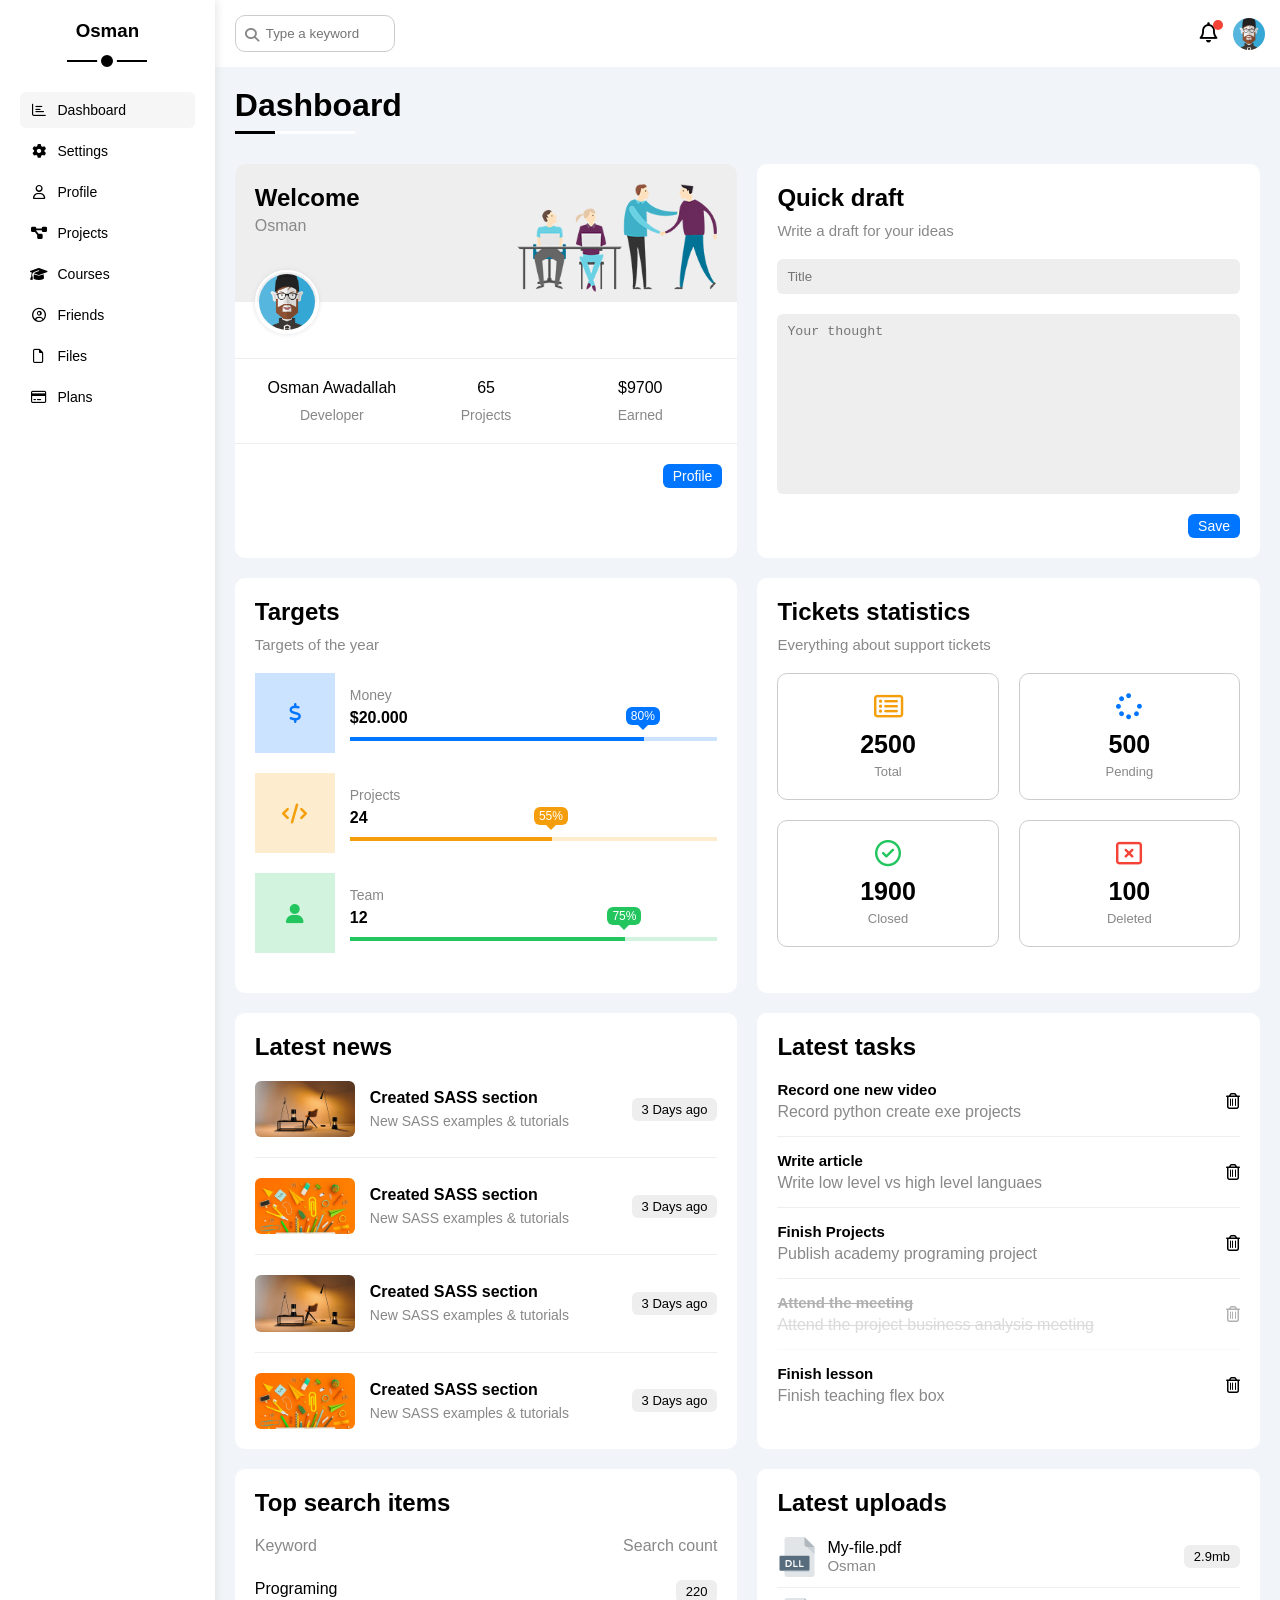
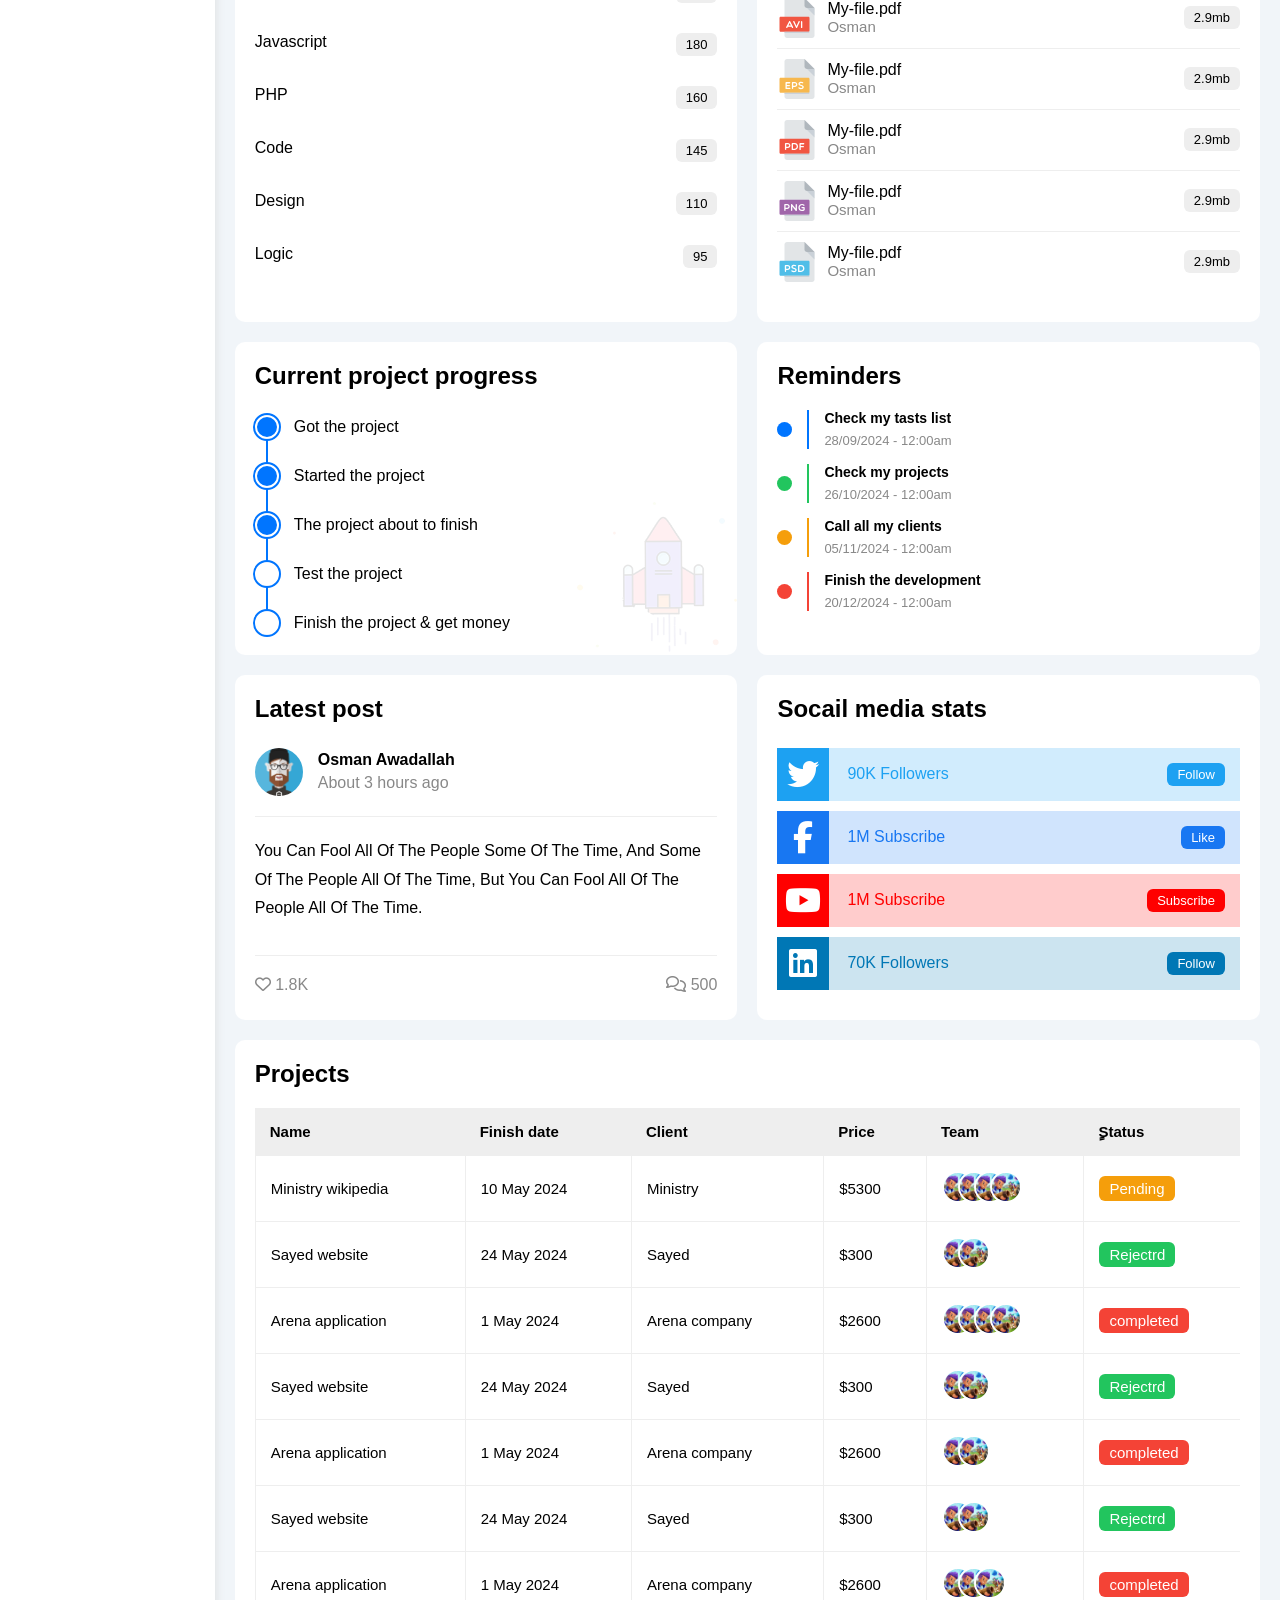
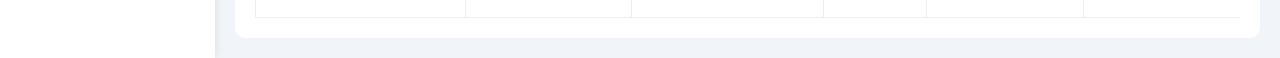
<file: index.html>
<!DOCTYPE html>
<html lang="en">
<head>
    <meta charset="UTF-8">
    <meta name="viewport" content="width=device-width, initial-scale=1.0">
    <link rel="stylesheet" href="css/all.min.css">
    <link rel="stylesheet" href="css/framework.css">
    <link rel="stylesheet" href="css/master.css">
    <title>Dashboard</title>
</head>
<body>
    <div class="page d-flex">
        <div class="sidebar bg-white p-20 p-relative">
            <h3 class="p-relative txt-c mt-0">Osman</h3>
           <ul>
             <li>
                <a class="active d-flex align-center fs-14 c-black rad-6 p-10" href="index.html">
                    <i class="fa-regular fa-chart-bar fa-fw"></i>
                    <span>Dashboard</span>
                </a>
             </li>
             <li>
                <a class="d-flex align-center fs-14 c-black rad-6 p-10" href="settings.html">
                    <i class="fa-solid fa-gear fa-fw"></i>
                    <span>Settings</span>
                </a>
             </li>
             <li>
                <a class="d-flex align-center fs-14 c-black rad-6 p-10" href="profile.html">
                    <i class="fa-regular fa-user fa-fw"></i>
                    <span>Profile</span>
                </a>
             </li>
             <li>
                <a class="d-flex align-center fs-14 c-black rad-6 p-10" href="project.html">
                    <i class="fa-solid fa-diagram-project fa-fw"></i>
                    <span>Projects</span>
                </a>
             </li>
             <li>
                <a class="d-flex align-center fs-14 c-black rad-6 p-10" href="courses.html">
                    <i class="fa-solid fa-graduation-cap fa-fw"></i>
                    <span>Courses</span>
                </a>
             </li>
             <li>
                <a class="d-flex align-center fs-14 c-black rad-6 p-10" href="friends.html">
                    <i class="fa-regular fa-circle-user fa-fw"></i>
                    <span>Friends</span>
                </a>
             </li>
             <li>
                <a class="d-flex align-center fs-14 c-black rad-6 p-10" href="files.html">
                    <i class="fa-regular fa-file fa-fw"></i>
                    <span>Files</span>
                </a>
             </li>
             <li>
                <a class="d-flex align-center fs-14 c-black rad-6 p-10" href="plans.html">
                    <i class="fa-regular fa-credit-card fa-fw"></i>
                    <span>Plans</span>
                </a>
             </li>
            </ul>
        </div>
        <div class="content o-hidden w-full">
          <!-- Start head  -->
           <div class="head bg-white p-15 between-flex">
             <div class="search p-relative">
                <input class="p-10 bord-ccc rad-10" type="search" placeholder="Type a keyword">
             </div>
             <div class="icons d-flex align-center">
                <span class="notification p-relative">
                    <i class="fa-regular fa-bell fa-lg"></i>
                </span>
                <img src="images/avatar-01.png" alt="">
             </div>
           </div>
          <!-- End head  -->
           <h1 class="p-relative">Dashboard</h1>
           <div class="wrapper d-grid gap-20 ml-20 mr-20">
             <!-- Start welcome widget -->
             <div class="welcome o-hidden  bg-white rad-10 txt-c-mobile block-mobile">
                <div class="intro p-20 d-flex space-bet bg-eee">
                    <div>
                        <h2 class="m-0">Welcome</h2>
                        <p class="c-grey mt-5">Osman</p>
                    </div>
                    <img class="hide-mobile" src="Imgs/welcome.png" alt="">
                </div>
                <img src="images/avatar-01.png" alt="" class="avatar">
                <div class="body txt-c d-flex p-20 mt-20 mb-20 block-mobile">
                    <div>Osman Awadallah <span class="d-block c-grey fs-14 mt-10">Developer</span></div>
                    <div>65 <span class="d-block c-grey fs-14 mt-10">Projects</span></div>
                    <div>$9700 <span class="d-block c-grey fs-14 mt-10">Earned</span></div>
                </div>
                <a href="profile.html" class="visit d-block fs-14 rad-6 bg-blue c-white w-fit btn-shape">Profile</a>
             </div>
             <!-- End welcome widget -->
              <!-- Start quick draft widget  -->
               <div class="quick-draft p-20 bg-white rad-10">
                 <h2 class="mt-0 mb-10">Quick draft</h2>
                 <p class="mt-0 mb-20 c-grey fs-15">Write a draft for your ideas</p>
                 <form>
                    <input class="d-block mb-20 w-full p-10 b-none bg-eee rad-6" type="text" placeholder="Title">
                    <textarea class="d-block mb-20 w-full p-10 b-none bg-eee rad-6" placeholder="Your thought"></textarea>
                    <input class="save d-block fs-14 bg-blue c-white b-none w-fit btn-shape" type="submit" value="Save">
                 </form>
               </div>
              <!-- End quick draft widget  -->
               <!-- Start targets  -->
                <div class="targets p-20 bg-white rad-10">
                    <h2 class="mt-0 mb-10">Targets</h2>
                    <p class="mt-0 mb-20 c-grey fs-15">Targets of the year</p>
                    <div class="target-row mb-20 align-center d-flex blue">
                        <div class="icon center-flex">
                            <i class="fa-solid fa-dollar-sign fa-lg c-blue"></i>
                        </div>
                        <div class="details">
                            <span class="fs-14 c-grey">Money</span>
                            <span class="d-block mt-5 mb-10 fw-bold">$20.000</span>
                            <div class="progress p-relative">
                                <span class="bg-blue blue" style="width: 80%;">
                                    <span class="bg-blue">80%</span>
                                </span>
                            </div>
                        </div>
                    </div>
                    <div class="target-row mb-20 align-center d-flex orange">
                        <div class="icon center-flex">
                            <i class="fa-solid fa-code fa-lg c-orange"></i>
                        </div>
                        <div class="details">
                            <span class="fs-14 c-grey">Projects</span>
                            <span class="d-block mt-5 mb-10 fw-bold">24</span>
                            <div class="progress p-relative">
                                <span class="bg-orange orange" style="width: 55%;">
                                    <span class="bg-orange">55%</span>
                                </span>
                            </div>
                        </div>
                    </div>
                    <div class="target-row mb-20 align-center d-flex green">
                        <div class="icon center-flex">
                            <i class="fa-solid fa-user fa-lg c-green"></i>
                        </div>
                        <div class="details">
                            <span class="fs-14 c-grey">Team</span>
                            <span class="d-block mt-5 mb-10 fw-bold">12</span>
                            <div class="progress p-relative">
                                <span class="bg-green green" style="width: 75%;">
                                    <span class="bg-green">75%</span>
                                </span>
                            </div>
                        </div>
                    </div>
                </div>
               <!-- End targets  -->
                <!-- Start ticket  -->
                 <div class="tickets p-20 bg-white rad-10">
                    <h2 class="mt-0 mb-10 ">Tickets statistics</h2>
                    <p class="mt-0 mb-20 c-grey fs-15">Everything about support tickets</p>
                    <div class="d-flex txt-c gap-20 f-wrap">
                        <div class="box bord-ccc p-20 rad-10 fs-13 c-grey">
                            <i class="fa-regular fa-rectangle-list fa-2x mb-10 c-orange"></i>
                            <span class="d-block c-black fw-bold fs-25 mb-5">2500</span>
                            Total
                        </div>
                        <div class="box bord-ccc p-20 rad-10 fs-13 c-grey">
                            <i class="fa-solid fa-spinner fa-2x mb-10 c-blue"></i>
                            <span class="d-block c-black fw-bold fs-25 mb-5">500</span>
                            Pending
                        </div>
                        <div class="box bord-ccc p-20 rad-10 fs-13 c-grey">
                            <i class="fa-regular fa-circle-check fa-2x mb-10 c-green"></i>
                            <span class="d-block c-black fw-bold fs-25 mb-5">1900</span>
                            Closed
                        </div>
                        <div class="box bord-ccc p-20 rad-10 fs-13 c-grey">
                            <i class="fa-regular fa-rectangle-xmark fa-2x mb-10 c-red"></i>
                            <span class="d-block c-black fw-bold fs-25 mb-5">100</span>
                            Deleted
                        </div>
                    </div>
                 </div>
                <!-- End ticket  -->
                 <!-- Start latest news -->
                  <div class="latest-news p-20 bg-white rad-10 txt-c-mobile">
                    <h2 class="mt-0 mb-20">Latest news</h2>
                    <div class="news-row d-flex align-center">
                        <img src="Imgs/news-01.png" alt="">
                        <div class="info">
                            <h3>Created SASS section</h3>
                            <p class="m-0 fs-14 c-grey">New SASS examples & tutorials</p>
                        </div>
                        <div class="btn-shape bg-eee fs-13 label">3 Days ago</div>
                    </div>
                    <div class="news-row d-flex align-center">
                        <img src="Imgs/news-02.png" alt="">
                        <div class="info">
                            <h3>Created SASS section</h3>
                            <p class="m-0 fs-14 c-grey">New SASS examples & tutorials</p>
                        </div>
                        <div class="btn-shape bg-eee fs-13 label">3 Days ago</div>
                    </div>
                    <div class="news-row d-flex align-center">
                        <img src="Imgs/news-01.png" alt="">
                        <div class="info">
                            <h3>Created SASS section</h3>
                            <p class="m-0 fs-14 c-grey">New SASS examples & tutorials</p>
                        </div>
                        <div class="btn-shape bg-eee fs-13 label">3 Days ago</div>
                    </div>
                    <div class="news-row d-flex align-center">
                        <img src="Imgs/news-02.png" alt="">
                        <div class="info">
                            <h3>Created SASS section</h3>
                            <p class="m-0 fs-14 c-grey">New SASS examples & tutorials</p>
                        </div>
                        <div class="btn-shape bg-eee fs-13 label">3 Days ago</div>
                    </div>
                  </div>
                 <!-- End latest news -->
                  <!-- Start tasks   -->
                   <div class="tasks p-20 bg-white rad-10">
                     <h2 class="mt-0 mb-20">Latest tasks</h2>
                     <div class="task-row  between-flex">
                        <div class="info">
                            <h3 class="mt-0 mb-5 fs-15">Record one new video</h3>
                            <p class="m-0 c-grey">Record python create exe projects</p>
                        </div>
                        <i class="fa-regular fa-trash-can delete"></i>
                     </div>
                     <div class="task-row  between-flex">
                        <div class="info">
                            <h3 class="mt-0 mb-5 fs-15">Write article</h3>
                            <p class="m-0 c-grey">Write low level vs high level languaes</p>
                        </div>
                        <i class="fa-regular fa-trash-can delete"></i>
                     </div>
                     <div class="task-row  between-flex">
                        <div class="info">
                            <h3 class="mt-0 mb-5 fs-15">Finish Projects</h3>
                            <p class="m-0 c-grey">Publish academy programing project</p>
                        </div>
                        <i class="fa-regular fa-trash-can delete"></i>
                     </div>
                     <div class="task-row  between-flex done">
                        <div class="info">
                            <h3 class="mt-0 mb-5 fs-15">Attend the meeting</h3>
                            <p class="m-0 c-grey">Attend the project business analysis meeting</p>
                        </div>
                        <i class="fa-regular fa-trash-can delete"></i>
                     </div>
                     <div class="task-row  between-flex">
                        <div class="info">
                            <h3 class="mt-0 mb-5 fs-15">Finish lesson</h3>
                            <p class="m-0 c-grey">Finish teaching flex box</p>
                        </div>
                        <i class="fa-regular fa-trash-can delete"></i>
                     </div>
                   </div>
                  <!-- End tasks   -->
                  <!-- Start top search word widget -->
                   <div class="search-items p-20 bg-white rad-10">
                      <h2 class="mt-0 mb-20">Top search items</h2>
                      <div class="items-head d-flex space-bet c-grey mb-10">
                        <div>Keyword</div>
                        <div>Search count</div>
                      </div>
                      <div class="items d-flex space-bet pt-15 pb-15">
                        <span>Programing</span>
                        <span class="bg-eee fs-13 btn-shape">220</span>
                      </div>
                      <div class="items d-flex space-bet pt-15 pb-15">
                        <span>Javascript</span>
                        <span class="bg-eee fs-13 btn-shape">180</span>
                      </div>
                      <div class="items d-flex space-bet pt-15 pb-15">
                        <span>PHP</span>
                        <span class="bg-eee fs-13 btn-shape">160</span>
                      </div>
                      <div class="items d-flex space-bet pt-15 pb-15">
                        <span>Code</span>
                        <span class="bg-eee fs-13 btn-shape">145</span>
                      </div>
                      <div class="items d-flex space-bet pt-15 pb-15">
                        <span>Design</span>
                        <span class="bg-eee fs-13 btn-shape">110</span>
                      </div>
                      <div class="items d-flex space-bet pt-15 pb-15">
                        <span>Logic</span>
                        <span class="bg-eee fs-13 btn-shape">95</span>
                      </div>
                   </div>
                  <!-- End top search word widget -->
                  <!-- Start latest uploads -->
                   <div class="latest-uploads p-20 bg-white rad-10">
                      <h2 class="mt-0 mb-20">Latest uploads</h2>
                      <ul class="m-0">
                        <li class="between-flex pb-10 mb-10">
                            <div class="d-flex align-center">
                                <img class="mr-10" src="Imgs/dll.svg" alt="">
                                <div>
                                    <span class="d-block">My-file.pdf</span>
                                    <span class="fs-15 c-grey">Osman</span>
                                </div>
                            </div>
                            <div class="bg-eee btn-shape fs-13">
                                2.9mb
                            </div>
                        </li>
                        <li class="between-flex pb-10 mb-10">
                            <div class="d-flex align-center">
                                <img class="mr-10" src="Imgs/avi.svg" alt="">
                                <div>
                                    <span class="d-block">My-file.pdf</span>
                                    <span class="fs-15 c-grey">Osman</span>
                                </div>
                            </div>
                            <div class="bg-eee btn-shape fs-13">
                                2.9mb
                            </div>
                        </li>
                        <li class="between-flex pb-10 mb-10">
                            <div class="d-flex align-center">
                                <img class="mr-10" src="Imgs/eps.svg" alt="">
                                <div>
                                    <span class="d-block">My-file.pdf</span>
                                    <span class="fs-15 c-grey">Osman</span>
                                </div>
                            </div>
                            <div class="bg-eee btn-shape fs-13">
                                2.9mb
                            </div>
                        </li>
                        <li class="between-flex pb-10 mb-10">
                            <div class="d-flex align-center">
                                <img class="mr-10" src="Imgs/pdf.svg" alt="">
                                <div>
                                    <span class="d-block">My-file.pdf</span>
                                    <span class="fs-15 c-grey">Osman</span>
                                </div>
                            </div>
                            <div class="bg-eee btn-shape fs-13">
                                2.9mb
                            </div>
                        </li>
                        <li class="between-flex pb-10 mb-10">
                            <div class="d-flex align-center">
                                <img class="mr-10" src="Imgs/png.svg" alt="">
                                <div>
                                    <span class="d-block">My-file.pdf</span>
                                    <span class="fs-15 c-grey">Osman</span>
                                </div>
                            </div>
                            <div class="bg-eee btn-shape fs-13">
                                2.9mb
                            </div>
                        </li>
                        <li class="between-flex pb-10 mb-10">
                            <div class="d-flex align-center">
                                <img class="mr-10" src="Imgs/psd.svg" alt="">
                                <div>
                                    <span class="d-block">My-file.pdf</span>
                                    <span class="fs-15 c-grey">Osman</span>
                                </div>
                            </div>
                            <div class="bg-eee btn-shape fs-13">
                                2.9mb
                            </div>
                        </li>
                      </ul>
                   </div>
                  <!-- End latest uploads -->
                  <!-- Start last project progress widget -->
                   <div class="last-project p-20 bg-white rad-10 p-relative">
                      <h2 class="mt-0 mb-20">Current project progress</h2>
                      <ul class="m-0 p-relative">
                         <li class="mt-25 d-flex align-center done">Got the project</li>
                         <li class="mt-25 d-flex align-center done">Started the project</li>
                         <li class="mt-25 d-flex align-center done">The project about to finish</li>
                         <li class="mt-25 d-flex align-center current">Test the project</li>
                         <li class="mt-25 d-flex align-center">Finish the project & get money</li>
                      </ul>
                      <img class="launch-icon hide-mobile" src="Imgs/project.png" alt="">
                   </div>
                  <!-- Start last project progress widget -->
                  <!-- Start reminders widget -->
                   <div class="reminders p-20 bg-white rad-10 p-relative">
                       <h2 class="mt-0 mb-20">Reminders</h2>
                       <ul class="m-0">
                          <li class="d-flex align-center mt-15">
                             <span class="key bg-blue mr-15 d-block rad-half"></span>
                             <div class="blue pl-15">
                                <p class="fs-14 fw-bold mt-0 mb-5">Check my tasts list</p>
                                <span class="fs-13 c-grey">28/09/2024 - 12:00am</span>
                             </div>
                          </li>
                          <li class="d-flex align-center mt-15">
                             <span class="key bg-green mr-15 d-block rad-half"></span>
                             <div class="green pl-15">
                                <p class="fs-14 fw-bold mt-0 mb-5">Check my projects</p>
                                <span class="fs-13 c-grey">26/10/2024 - 12:00am</span>
                             </div>
                          </li>
                          <li class="d-flex align-center mt-15">
                             <span class="key bg-orange mr-15 d-block rad-half"></span>
                             <div class="orange pl-15">
                                <p class="fs-14 fw-bold mt-0 mb-5">Call all my clients</p>
                                <span class="fs-13 c-grey">05/11/2024 - 12:00am</span>
                             </div>
                          </li>
                          <li class="d-flex align-center mt-15">
                             <span class="key bg-red mr-15 d-block rad-half"></span>
                             <div class="red pl-15">
                                <p class="fs-14 fw-bold mt-0 mb-5">Finish the development</p>
                                <span class="fs-13 c-grey">20/12/2024 - 12:00am</span>
                             </div>
                          </li>
                       </ul>
                   </div>
                  <!-- end reminders widget -->
                  <!-- Start latest post widget   -->
                   <div class="latest-post p-20 bg-white rad-10 p-relative">
                       <h2 class="mt-0 mb-25">Latest post</h2>
                       <div class="top d-flex align-center">
                        <img src="images/avatar-01.png" class="avatar mr-15" alt="">
                        <div class="info">
                            <span class="d-block mb-5 fw-bold">Osman Awadallah</span>
                            <span class="c-grey">About 3 hours ago</span>
                        </div>
                       </div>
                       <div class="post-content txt-c-mobile pb-20 pt-20 mt-20 mb-20">
                           You can fool all of the people some of the time, and some of the people all of the time, but you can 
                           fool all of the people all of the time.
                       </div>
                       <div class="post-stats between-flex c-grey">
                        <div>
                          <i class="fa-regular fa-heart"></i>
                          <span>1.8K</span>
                       </div>
                       <div>
                          <i class="fa-regular fa-comments"></i>
                          <span>500</span>
                       </div>
                    </div>
                   </div>
                  <!-- End latest post widget   -->
                  <!-- Start socail media  -->
                   <div class="socail-media p-20 bg-white rad-10 p-relative">
                      <h2 class="mt-0 mb-25">Socail media stats</h2>
                      <div class="box twitter p-15 p-relative mb-10 between-flex">
                         <i class="fa-brands fa-twitter fa-2x c-white h-full center-flex"></i>
                         <span>90K Followers</span>
                         <a class="fs-13 c-white btn-shape" href="#">Follow</a>
                      </div>
                      <div class="box facebook p-15 p-relative mb-10 between-flex">
                         <i class="fa-brands fa-facebook-f fa-2x c-white h-full center-flex"></i>
                         <span>1M Subscribe</span>
                         <a class="fs-13 c-white btn-shape" href="#">Like</a>
                      </div>
                      <div class="box youtube p-15 p-relative mb-10 between-flex">
                         <i class="fa-brands fa-youtube fa-2x c-white h-full center-flex"></i>
                         <span>1M Subscribe</span>
                         <a class="fs-13 c-white btn-shape" href="#">Subscribe</a>
                      </div>
                      <div class="box linkedin p-15 p-relative mb-10 between-flex">
                         <i class="fa-brands fa-linkedin fa-2x c-white h-full center-flex"></i>
                         <span>70K Followers</span>
                         <a class="fs-13 c-white btn-shape" href="#">Follow</a>
                      </div>
                   </div>
                  <!-- End socail media  -->
           </div>
           <!-- Start projects table -->
            <div class="projects p-20 bg-white rad-10 m-20">
                <h2 class="mt-0 mb-20">Projects</h2>
                <div class="responsive-table">
                    <table class="fs-15 w-full">
                        <thead>
                            <tr>
                                <td>Name</td>
                                <td>Finish date</td>
                                <td>Client</td>
                                <td>Price</td>
                                <td>Team</td>
                                <td>ٍStatus</td>
                            </tr>
                        </thead>
                        <tbody>
                            <tr>
                                <td>Ministry wikipedia</td>
                                <td>10 May 2024</td>
                                <td>Ministry</td>
                                <td>$5300</td>
                                <td>
                                    <img src="images/team-01.jpg" alt="">
                                    <img src="images/team-01.jpg" alt="">
                                    <img src="images/team-01.jpg" alt="">
                                    <img src="images/team-01.jpg" alt="">
                                </td>
                                <td>
                                <span class="label btn-shape bg-orange c-white ">Pending</span>
                                </td>
                            </tr>
                            <tr>
                                <td>Sayed website</td>
                                <td>24 May 2024</td>
                                <td>Sayed</td>
                                <td>$300</td>
                                <td>
                                    <img src="images/team-01.jpg" alt="">
                                    <img src="images/team-01.jpg" alt="">
                                </td>
                                <td>
                                <span class="label btn-shape bg-green c-white ">Rejectrd</span>
                                </td>
                            </tr>
                            <tr>
                                <td>Arena application</td>
                                <td>1 May 2024</td>
                                <td>Arena company</td>
                                <td>$2600</td>
                                <td>
                                    <img src="images/team-01.jpg" alt="">
                                    <img src="images/team-01.jpg" alt="">
                                    <img src="images/team-01.jpg" alt="">
                                    <img src="images/team-01.jpg" alt="">
                                </td>
                                <td>
                                <span class="label btn-shape bg-red c-white ">completed</span>
                                </td>
                            </tr>
                            <tr>
                                <td>Sayed website</td>
                                <td>24 May 2024</td>
                                <td>Sayed</td>
                                <td>$300</td>
                                <td>
                                    <img src="images/team-01.jpg" alt="">
                                    <img src="images/team-01.jpg" alt="">
                                </td>
                                <td>
                                <span class="label btn-shape bg-green c-white ">Rejectrd</span>
                                </td>
                            </tr>
                            <tr>
                                <td>Arena application</td>
                                <td>1 May 2024</td>
                                <td>Arena company</td>
                                <td>$2600</td>
                                <td>
                                    <img src="images/team-01.jpg" alt="">
                                    <img src="images/team-01.jpg" alt="">
                                </td>
                                <td>
                                <span class="label btn-shape bg-red c-white ">completed</span>
                                </td>
                            </tr>
                            <tr>
                                <td>Sayed website</td>
                                <td>24 May 2024</td>
                                <td>Sayed</td>
                                <td>$300</td>
                                <td>
                                    <img src="images/team-01.jpg" alt="">
                                    <img src="images/team-01.jpg" alt="">
                                </td>
                                <td>
                                <span class="label btn-shape bg-green c-white ">Rejectrd</span>
                                </td>
                            </tr>
                            <tr>
                                <td>Arena application</td>
                                <td>1 May 2024</td>
                                <td>Arena company</td>
                                <td>$2600</td>
                                <td>
                                    <img src="images/team-01.jpg" alt="">
                                    <img src="images/team-01.jpg" alt="">
                                    <img src="images/team-01.jpg" alt="">
                                </td>
                                <td>
                                <span class="label btn-shape bg-red c-white ">completed</span>
                                </td>
                            </tr>
                        </tbody>
                    </table>
                </div>
            </div>
           <!-- End projects table -->
        </div>
    </div>
</body>
</html>
</file>
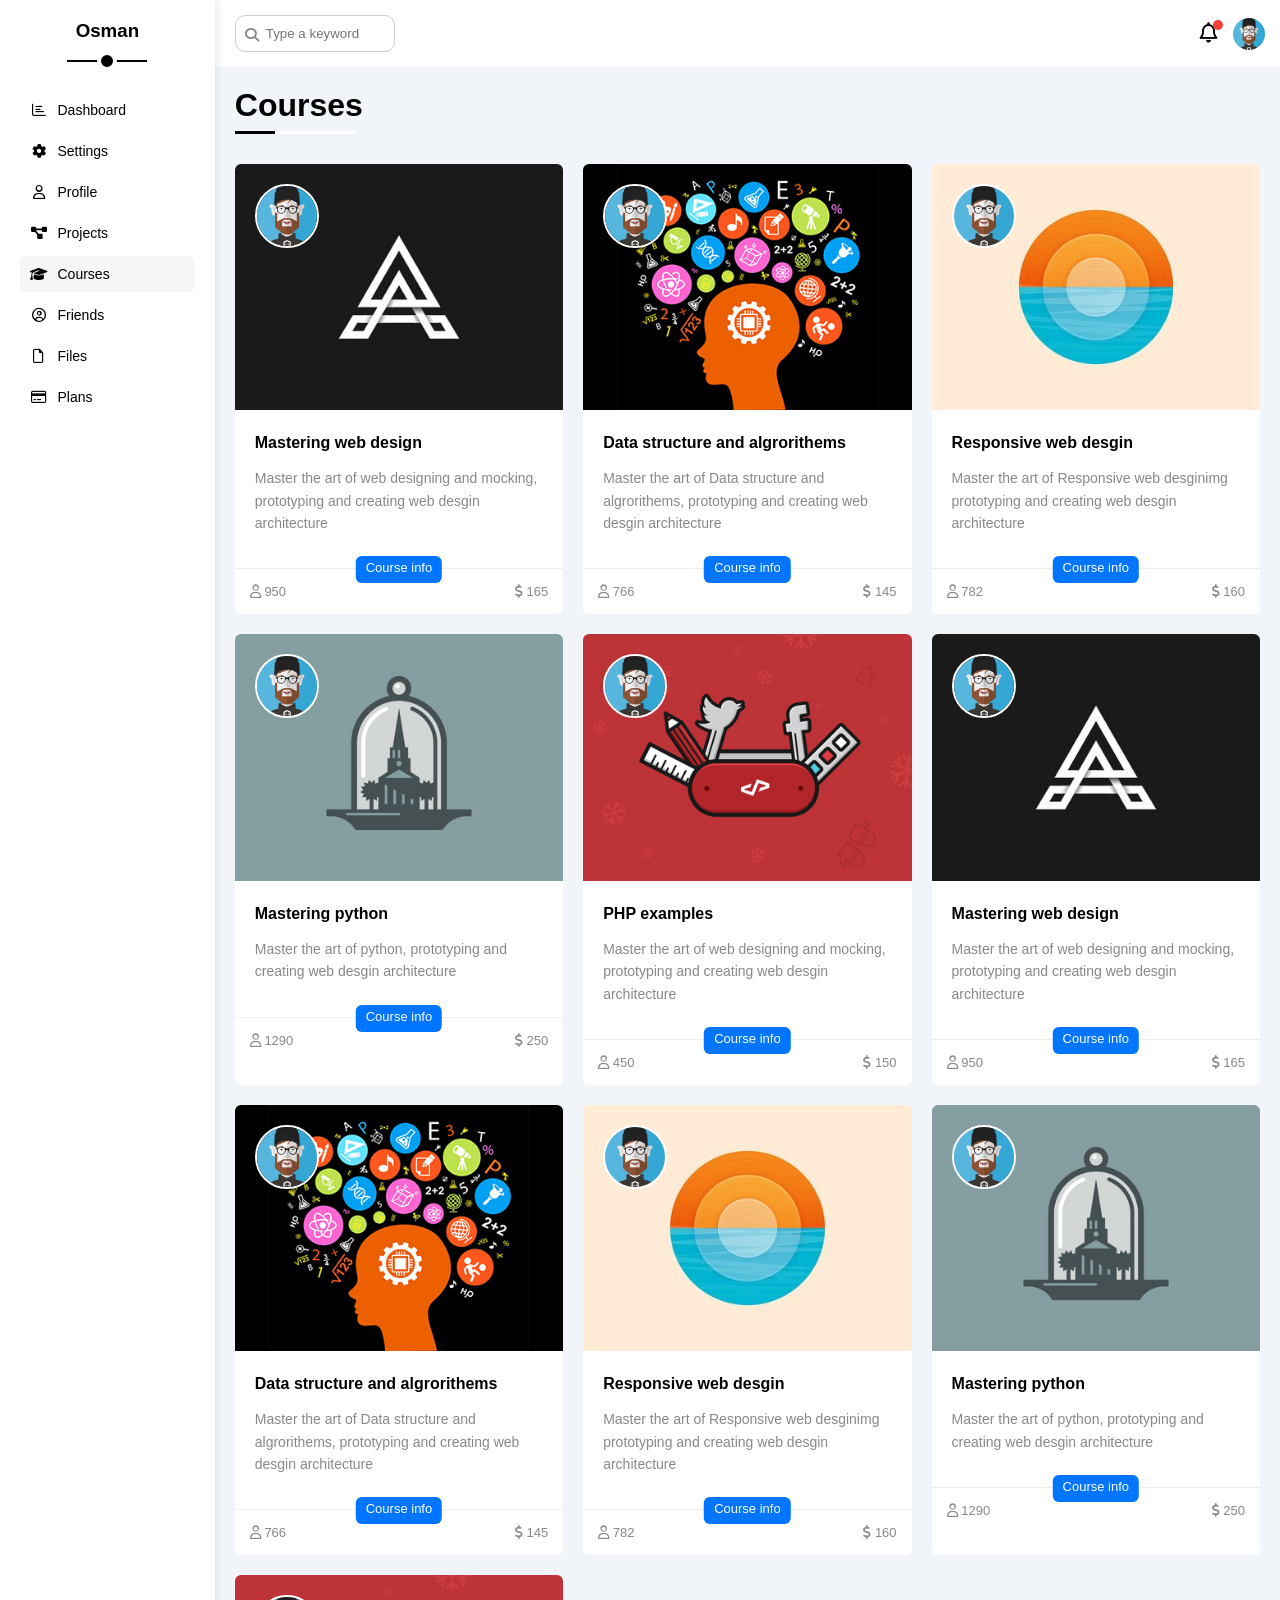
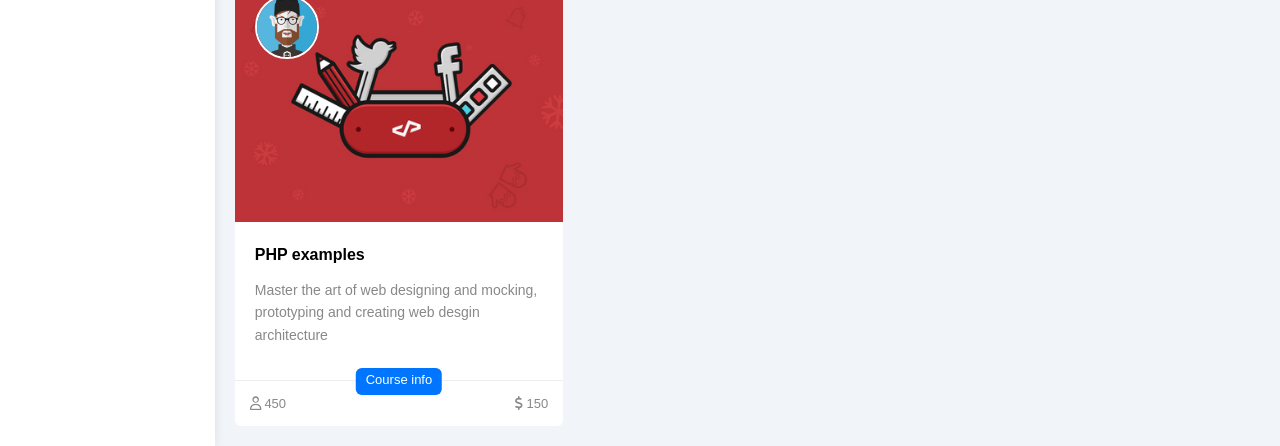
<file: courses.html>
<!DOCTYPE html>
<html lang="en">
<head>
    <meta charset="UTF-8">
    <meta name="viewport" content="width=device-width, initial-scale=1.0">
    <link rel="stylesheet" href="css/all.min.css">
    <link rel="stylesheet" href="css/framework.css">
    <link rel="stylesheet" href="css/master.css">
    <title>Courses</title>
</head>
<body>
    <div class="page d-flex">
        <div class="sidebar bg-white p-20 p-relative">
            <h3 class="p-relative txt-c mt-0">Osman</h3>
            <ul>
             <li>
                <a class="d-flex align-center fs-14 c-black rad-6 p-10" href="index.html">
                    <i class="fa-regular fa-chart-bar fa-fw"></i>
                    <span>Dashboard</span>
                </a>
             </li>
             <li>
                <a class="d-flex align-center fs-14 c-black rad-6 p-10" href="settings.html">
                    <i class="fa-solid fa-gear fa-fw"></i>
                    <span>Settings</span>
                </a>
             </li>
             <li>
                <a class="d-flex align-center fs-14 c-black rad-6 p-10" href="profile.html">
                    <i class="fa-regular fa-user fa-fw"></i>
                    <span>Profile</span>
                </a>
             </li>
             <li>
                <a class="d-flex align-center fs-14 c-black rad-6 p-10" href="project.html">
                    <i class="fa-solid fa-diagram-project fa-fw"></i>
                    <span>Projects</span>
                </a>
             </li>
             <li>
                <a class="active d-flex align-center fs-14 c-black rad-6 p-10" href="courses.html">
                    <i class="fa-solid fa-graduation-cap fa-fw"></i>
                    <span>Courses</span>
                </a>
             </li>
             <li>
                <a class="d-flex align-center fs-14 c-black rad-6 p-10" href="friends.html">
                    <i class="fa-regular fa-circle-user fa-fw"></i>
                    <span>Friends</span>
                </a>
             </li>
             <li>
                <a class="d-flex align-center fs-14 c-black rad-6 p-10" href="files.html">
                    <i class="fa-regular fa-file fa-fw"></i>
                    <span>Files</span>
                </a>
             </li>
             <li>
                <a class="d-flex align-center fs-14 c-black rad-6 p-10" href="plans.html">
                    <i class="fa-regular fa-credit-card fa-fw"></i>
                    <span>Plans</span>
                </a>
             </li>
            </ul>
        </div>
        <div class="content o-hidden w-full">
          <!-- Start head  -->
           <div class="head bg-white p-15 between-flex">
             <div class="search p-relative">
                <input class="p-10 bord-ccc rad-10" type="search" placeholder="Type a keyword">
             </div>
             <div class="icons d-flex align-center">
                <span class="notification p-relative">
                    <i class="fa-regular fa-bell fa-lg"></i>
                </span>
                <img src="images/avatar-01.png" alt="">
             </div>
           </div>
          <!-- End head  -->
           <h1 class="p-relative">Courses</h1>
           <div class="courses-page d-grid m-20 gap-20">
              <div class="course bg-white rad-6 p-relative">
                 <img class="cover" src="Imgs/course-01.jpg" alt="">
                 <img class="instructor" src="images/avatar-01.png" alt="">
                 <div class="p-20">
                    <h4 class="m-0">Mastering web design</h4>
                    <p class="description c-grey mt-15 fs-14">
                        Master the art of web designing and mocking, prototyping and creating web desgin architecture
                    </p>
                 </div>
                 <div class="info p-15 p-relative between-flex">
                    <span class="title bg-blue c-white btn-shape">Course info</span>
                    <span class="c-grey">
                        <i class="fa-regular fa-user"></i>
                        950
                    </span>
                    <span class="c-grey">
                        <i class="fa-solid fa-dollar-sign"></i>
                        165
                    </span>
                 </div>
              </div>
              <div class="course bg-white rad-6 p-relative">
                 <img class="cover" src="Imgs/course-02.jpg" alt="">
                 <img class="instructor" src="images/avatar-01.png" alt="">
                 <div class="p-20">
                    <h4 class="m-0">Data structure and algrorithems</h4>
                    <p class="description c-grey mt-15 fs-14">
                        Master the art of Data structure and algrorithems, prototyping and creating web desgin architecture
                    </p>
                 </div>
                 <div class="info p-15 p-relative between-flex">
                    <span class="title bg-blue c-white btn-shape">Course info</span>
                    <span class="c-grey">
                        <i class="fa-regular fa-user"></i>
                        766
                    </span>
                    <span class="c-grey">
                        <i class="fa-solid fa-dollar-sign"></i>
                        145
                    </span>
                 </div>
              </div>
              <div class="course bg-white rad-6 p-relative">
                 <img class="cover" src="Imgs/course-03.jpg" alt="">
                 <img class="instructor" src="images/avatar-01.png" alt="">
                 <div class="p-20">
                    <h4 class="m-0">Responsive web desgin</h4>
                    <p class="description c-grey mt-15 fs-14">
                        Master the art of Responsive web desginimg prototyping and creating web desgin architecture
                    </p>
                 </div>
                 <div class="info p-15 p-relative between-flex">
                    <span class="title bg-blue c-white btn-shape">Course info</span>
                    <span class="c-grey">
                        <i class="fa-regular fa-user"></i>
                        782
                    </span>
                    <span class="c-grey">
                        <i class="fa-solid fa-dollar-sign"></i>
                        160
                    </span>
                 </div>
              </div>
              <div class="course bg-white rad-6 p-relative">
                 <img class="cover" src="Imgs/course-04.jpg" alt="">
                 <img class="instructor" src="images/avatar-01.png" alt="">
                 <div class="p-20">
                    <h4 class="m-0">Mastering python</h4>
                    <p class="description c-grey mt-15 fs-14">
                        Master the art of python, prototyping and creating web desgin architecture
                    </p>
                 </div>
                 <div class="info p-15 p-relative between-flex">
                    <span class="title bg-blue c-white btn-shape">Course info</span>
                    <span class="c-grey">
                        <i class="fa-regular fa-user"></i>
                        1290
                    </span>
                    <span class="c-grey">
                        <i class="fa-solid fa-dollar-sign"></i>
                        250
                    </span>
                 </div>
              </div>
              <div class="course bg-white rad-6 p-relative">
                 <img class="cover" src="Imgs/course-05.jpg" alt="">
                 <img class="instructor" src="images/avatar-01.png" alt="">
                 <div class="p-20">
                    <h4 class="m-0">PHP examples</h4>
                    <p class="description c-grey mt-15 fs-14">
                        Master the art of web designing and mocking, prototyping and creating web desgin architecture
                    </p>
                 </div>
                 <div class="info p-15 p-relative between-flex">
                    <span class="title bg-blue c-white btn-shape">Course info</span>
                    <span class="c-grey">
                        <i class="fa-regular fa-user"></i>
                        450
                    </span>
                    <span class="c-grey">
                        <i class="fa-solid fa-dollar-sign"></i>
                        150
                    </span>
                 </div>
              </div>
              <div class="course bg-white rad-6 p-relative">
                 <img class="cover" src="Imgs/course-01.jpg" alt="">
                 <img class="instructor" src="images/avatar-01.png" alt="">
                 <div class="p-20">
                    <h4 class="m-0">Mastering web design</h4>
                    <p class="description c-grey mt-15 fs-14">
                        Master the art of web designing and mocking, prototyping and creating web desgin architecture
                    </p>
                 </div>
                 <div class="info p-15 p-relative between-flex">
                    <span class="title bg-blue c-white btn-shape">Course info</span>
                    <span class="c-grey">
                        <i class="fa-regular fa-user"></i>
                        950
                    </span>
                    <span class="c-grey">
                        <i class="fa-solid fa-dollar-sign"></i>
                        165
                    </span>
                 </div>
              </div>
              <div class="course bg-white rad-6 p-relative">
                 <img class="cover" src="Imgs/course-02.jpg" alt="">
                 <img class="instructor" src="images/avatar-01.png" alt="">
                 <div class="p-20">
                    <h4 class="m-0">Data structure and algrorithems</h4>
                    <p class="description c-grey mt-15 fs-14">
                        Master the art of Data structure and algrorithems, prototyping and creating web desgin architecture
                    </p>
                 </div>
                 <div class="info p-15 p-relative between-flex">
                    <span class="title bg-blue c-white btn-shape">Course info</span>
                    <span class="c-grey">
                        <i class="fa-regular fa-user"></i>
                        766
                    </span>
                    <span class="c-grey">
                        <i class="fa-solid fa-dollar-sign"></i>
                        145
                    </span>
                 </div>
              </div>
              <div class="course bg-white rad-6 p-relative">
                 <img class="cover" src="Imgs/course-03.jpg" alt="">
                 <img class="instructor" src="images/avatar-01.png" alt="">
                 <div class="p-20">
                    <h4 class="m-0">Responsive web desgin</h4>
                    <p class="description c-grey mt-15 fs-14">
                        Master the art of Responsive web desginimg prototyping and creating web desgin architecture
                    </p>
                 </div>
                 <div class="info p-15 p-relative between-flex">
                    <span class="title bg-blue c-white btn-shape">Course info</span>
                    <span class="c-grey">
                        <i class="fa-regular fa-user"></i>
                        782
                    </span>
                    <span class="c-grey">
                        <i class="fa-solid fa-dollar-sign"></i>
                        160
                    </span>
                 </div>
              </div>
              <div class="course bg-white rad-6 p-relative">
                 <img class="cover" src="Imgs/course-04.jpg" alt="">
                 <img class="instructor" src="images/avatar-01.png" alt="">
                 <div class="p-20">
                    <h4 class="m-0">Mastering python</h4>
                    <p class="description c-grey mt-15 fs-14">
                        Master the art of python, prototyping and creating web desgin architecture
                    </p>
                 </div>
                 <div class="info p-15 p-relative between-flex">
                    <span class="title bg-blue c-white btn-shape">Course info</span>
                    <span class="c-grey">
                        <i class="fa-regular fa-user"></i>
                        1290
                    </span>
                    <span class="c-grey">
                        <i class="fa-solid fa-dollar-sign"></i>
                        250
                    </span>
                 </div>
              </div>
              <div class="course bg-white rad-6 p-relative">
                 <img class="cover" src="Imgs/course-05.jpg" alt="">
                 <img class="instructor" src="images/avatar-01.png" alt="">
                 <div class="p-20">
                    <h4 class="m-0">PHP examples</h4>
                    <p class="description c-grey mt-15 fs-14">
                        Master the art of web designing and mocking, prototyping and creating web desgin architecture
                    </p>
                 </div>
                 <div class="info p-15 p-relative between-flex">
                    <span class="title bg-blue c-white btn-shape">Course info</span>
                    <span class="c-grey">
                        <i class="fa-regular fa-user"></i>
                        450
                    </span>
                    <span class="c-grey">
                        <i class="fa-solid fa-dollar-sign"></i>
                        150
                    </span>
                 </div>
              </div>
           </div>
        </div>
    </div>
</body>
</html>
</file>
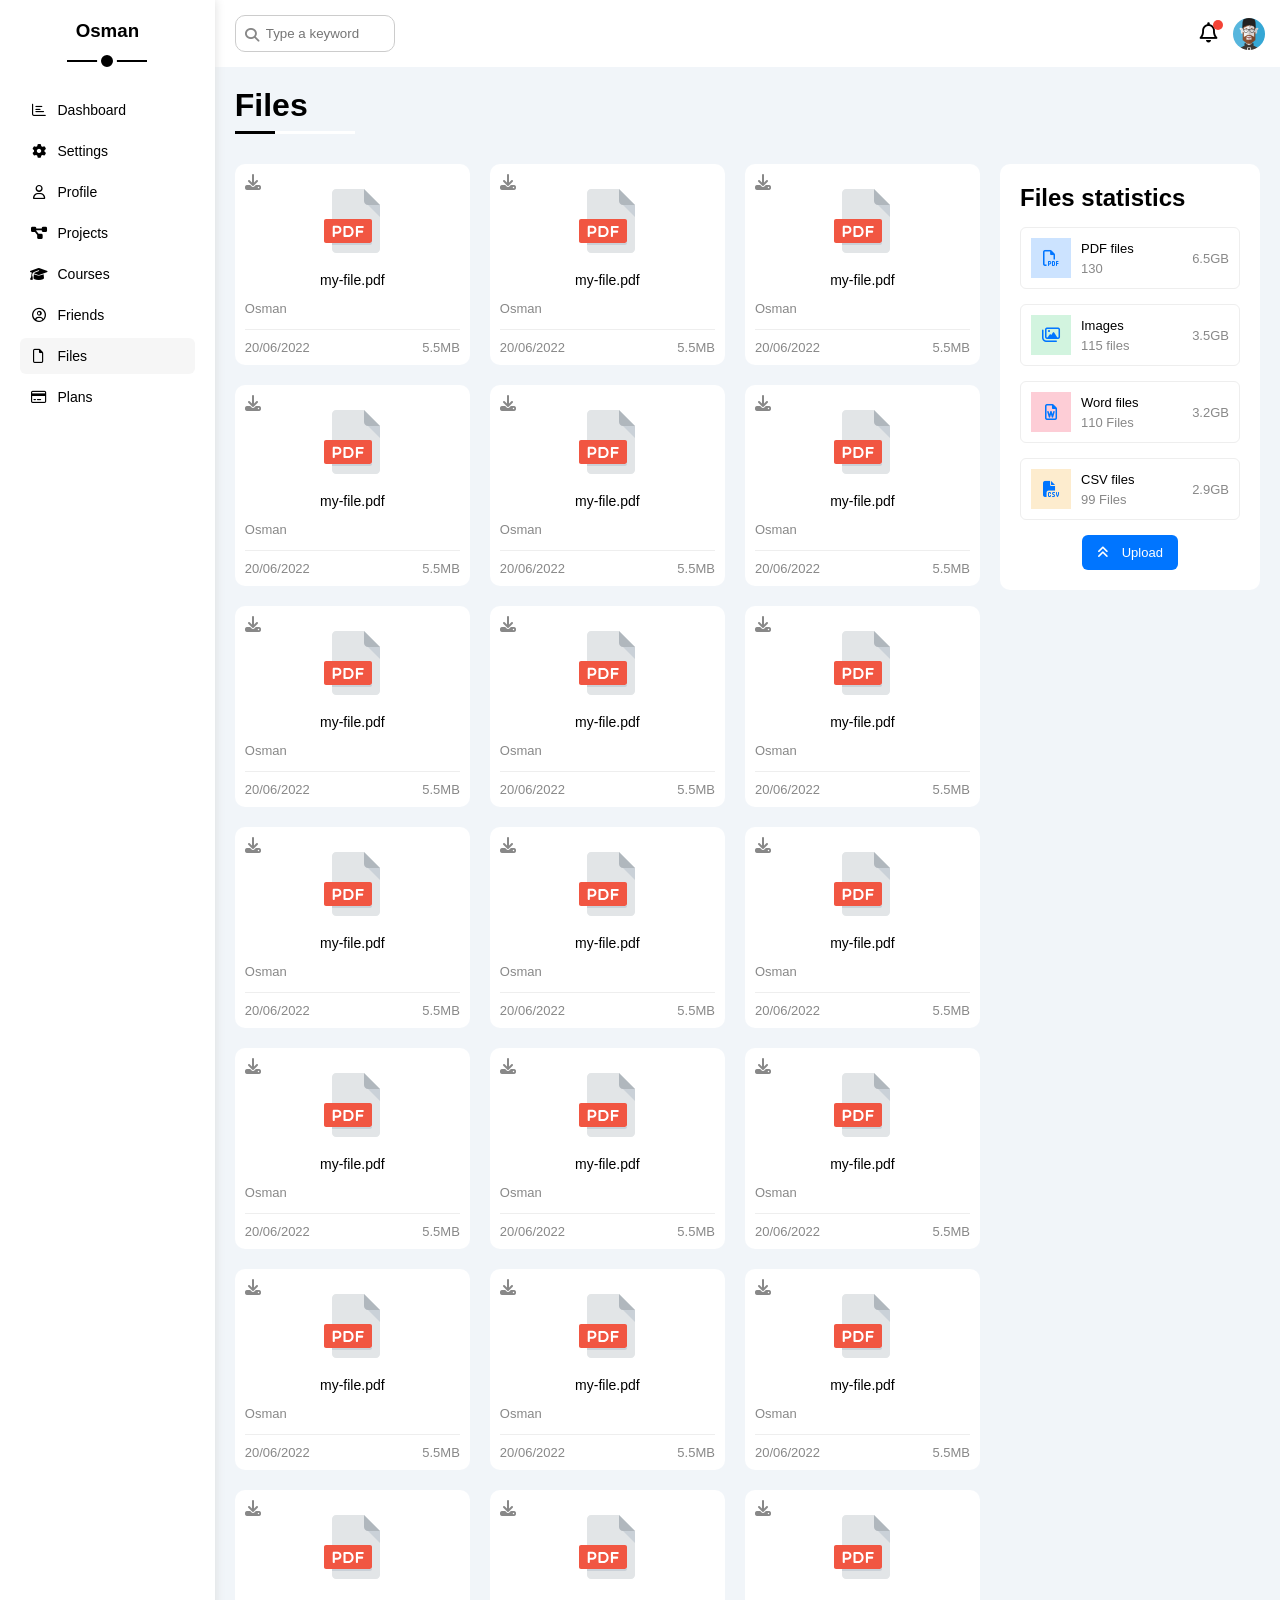
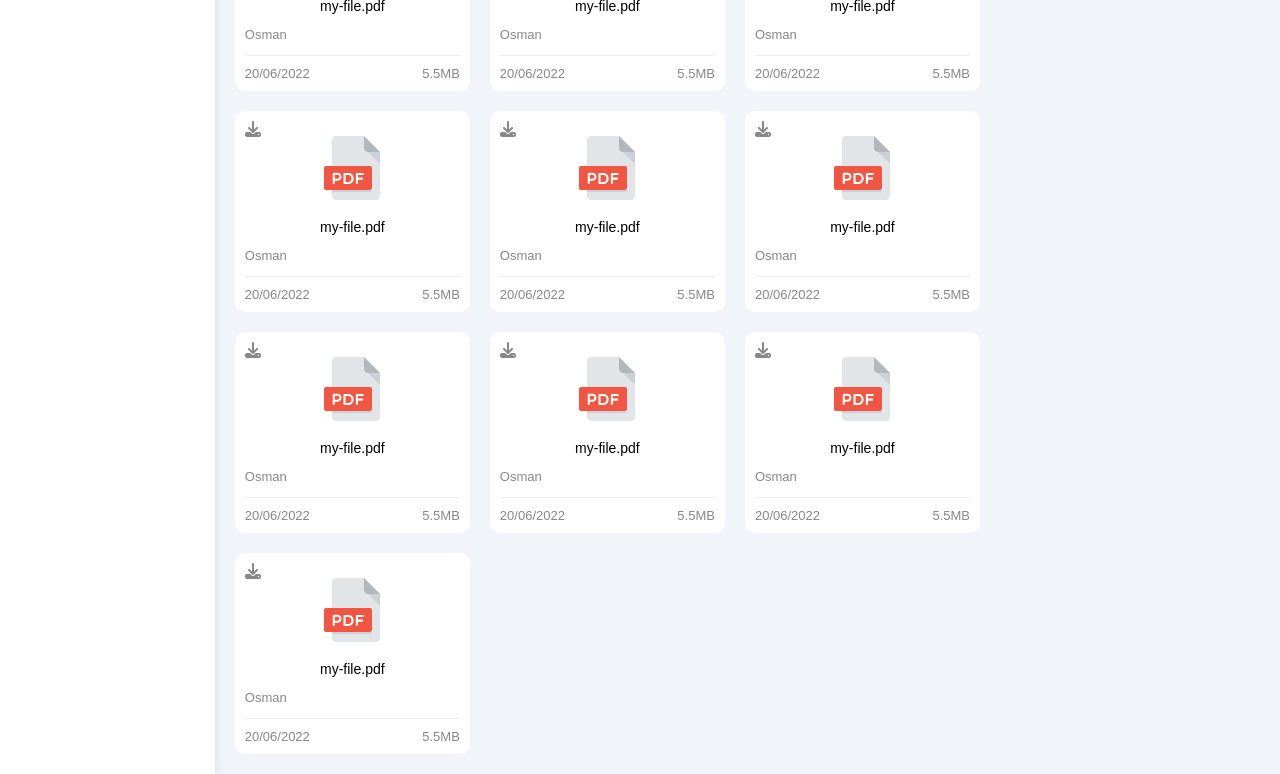
<file: files.html>
<!DOCTYPE html>
<html lang="en">
<head>
    <meta charset="UTF-8">
    <meta name="viewport" content="width=device-width, initial-scale=1.0">
    <link rel="stylesheet" href="css/all.min.css">
    <link rel="stylesheet" href="css/framework.css">
    <link rel="stylesheet" href="css/master.css">
    <title>Files</title>
</head>
<body>
    <div class="page d-flex">
        <div class="sidebar bg-white p-20 p-relative">
            <h3 class="p-relative txt-c mt-0">Osman</h3>
           <ul>
             <li>
                <a class="d-flex align-center fs-14 c-black rad-6 p-10" href="index.html">
                    <i class="fa-regular fa-chart-bar fa-fw"></i>
                    <span>Dashboard</span>
                </a>
             </li>
             <li>
                <a class="d-flex align-center fs-14 c-black rad-6 p-10" href="settings.html">
                    <i class="fa-solid fa-gear fa-fw"></i>
                    <span>Settings</span>
                </a>
             </li>
             <li>
                <a class="d-flex align-center fs-14 c-black rad-6 p-10" href="profile.html">
                    <i class="fa-regular fa-user fa-fw"></i>
                    <span>Profile</span>
                </a>
             </li>
             <li>
                <a class="d-flex align-center fs-14 c-black rad-6 p-10" href="project.html">
                    <i class="fa-solid fa-diagram-project fa-fw"></i>
                    <span>Projects</span>
                </a>
             </li>
             <li>
                <a class="d-flex align-center fs-14 c-black rad-6 p-10" href="courses.html">
                    <i class="fa-solid fa-graduation-cap fa-fw"></i>
                    <span>Courses</span>
                </a>
             </li>
             <li>
                <a class="d-flex align-center fs-14 c-black rad-6 p-10" href="friends.html">
                    <i class="fa-regular fa-circle-user fa-fw"></i>
                    <span>Friends</span>
                </a>
             </li>
             <li>
                <a class="active d-flex align-center fs-14 c-black rad-6 p-10" href="files.html">
                    <i class="fa-regular fa-file fa-fw"></i>
                    <span>Files</span>
                </a>
             </li>
             <li>
                <a class="d-flex align-center fs-14 c-black rad-6 p-10" href="plans.html">
                    <i class="fa-regular fa-credit-card fa-fw"></i>
                    <span>Plans</span>
                </a>
             </li>
            </ul>
        </div>
        <div class="content o-hidden w-full">
          <!-- Start head  -->
           <div class="head bg-white p-15 between-flex">
             <div class="search p-relative">
                <input class="p-10 bord-ccc rad-10" type="search" placeholder="Type a keyword">
             </div>
             <div class="icons d-flex align-center">
                <span class="notification p-relative">
                    <i class="fa-regular fa-bell fa-lg"></i>
                </span>
                <img src="images/avatar-01.png" alt="">
             </div>
           </div>
          <!-- End head  -->
           <h1 class="p-relative">Files</h1>
           <div class="files-page d-flex m-20 gap-20">
              <div class="files-stats p-20 bg-white rad-10">
                <h2 class="mt-0 mb-15 txt-c-mobile">Files statistics</h2>
                <div class="d-flex align-center bord-eee p-10 rad-6 mb-15 fs-13">
                    <i class="fa-regular fa-file-pdf fa-lg blue center-flex c-blue icon"></i>
                    <div class="info">
                        <span>PDF files</span>
                        <span class="c-grey d-block mt-5">130</span>
                    </div>
                    <div class="size c-grey">6.5GB</div>
                </div>
                <div class="d-flex align-center bord-eee p-10 rad-6 mb-15 fs-13">
                    <i class="fa-regular fa-images fa-lg green center-flex c-blue icon"></i>
                    <div class="info">
                        <span>Images</span>
                        <span class="c-grey d-block mt-5">115 files</span>
                    </div>
                    <div class="size c-grey">3.5GB</div>
                </div>
                <div class="d-flex align-center bord-eee p-10 rad-6 mb-15 fs-13">
                    <i class="fa-regular fa-file-word fa-lg red center-flex c-blue icon"></i>
                    <div class="info">
                        <span>Word files</span>
                        <span class="c-grey d-block mt-5">110 Files</span>
                    </div>
                    <div class="size c-grey">3.2GB</div>
                </div>
                <div class="d-flex align-center bord-eee p-10 rad-6 mb-15 fs-13">
                    <i class="fa-solid fa-file-csv fa-lg orange center-flex c-blue icon"></i>
                    <div class="info">
                        <span>CSV files</span>
                        <span class="c-grey d-block mt-5">99 Files</span>
                    </div>
                    <div class="size c-grey">2.9GB</div>
                </div>
                <a class="upload c-white fs-13 rad-6 d-block w-fit bg-blue" href="#">
                    <i class="fa-solid fa-angles-up mr-10"></i>
                    Upload</a>
              </div>
              <div class="files-content d-grid gap-20">
                <div class="file bg-white p-10 rad-10">
                    <i class="fa-solid fa-download c-grey p-absolute"></i>
                    <div class="icon txt-c">
                        <img class="mt-15 mb-15" src="Imgs/pdf.svg" alt="">
                    </div>
                    <div class="txt-c mb-10 fs-14">my-file.pdf</div>
                    <p class="c-grey fs-13">Osman</p>
                    <div class="info between-flex mt-10 pt-10 fs-13 c-grey">
                        <span>20/06/2022</span>
                        <span>5.5MB</span>
                    </div>
                </div>
                <div class="file bg-white p-10 rad-10">
                    <i class="fa-solid fa-download c-grey p-absolute"></i>
                    <div class="icon txt-c">
                        <img class="mt-15 mb-15" src="Imgs/pdf.svg" alt="">
                    </div>
                    <div class="txt-c mb-10 fs-14">my-file.pdf</div>
                    <p class="c-grey fs-13">Osman</p>
                    <div class="info between-flex mt-10 pt-10 fs-13 c-grey">
                        <span>20/06/2022</span>
                        <span>5.5MB</span>
                    </div>
                </div>
                <div class="file bg-white p-10 rad-10">
                    <i class="fa-solid fa-download c-grey p-absolute"></i>
                    <div class="icon txt-c">
                        <img class="mt-15 mb-15" src="Imgs/pdf.svg" alt="">
                    </div>
                    <div class="txt-c mb-10 fs-14">my-file.pdf</div>
                    <p class="c-grey fs-13">Osman</p>
                    <div class="info between-flex mt-10 pt-10 fs-13 c-grey">
                        <span>20/06/2022</span>
                        <span>5.5MB</span>
                    </div>
                </div>
                <div class="file bg-white p-10 rad-10">
                    <i class="fa-solid fa-download c-grey p-absolute"></i>
                    <div class="icon txt-c">
                        <img class="mt-15 mb-15" src="Imgs/pdf.svg" alt="">
                    </div>
                    <div class="txt-c mb-10 fs-14">my-file.pdf</div>
                    <p class="c-grey fs-13">Osman</p>
                    <div class="info between-flex mt-10 pt-10 fs-13 c-grey">
                        <span>20/06/2022</span>
                        <span>5.5MB</span>
                    </div>
                </div>
                <div class="file bg-white p-10 rad-10">
                    <i class="fa-solid fa-download c-grey p-absolute"></i>
                    <div class="icon txt-c">
                        <img class="mt-15 mb-15" src="Imgs/pdf.svg" alt="">
                    </div>
                    <div class="txt-c mb-10 fs-14">my-file.pdf</div>
                    <p class="c-grey fs-13">Osman</p>
                    <div class="info between-flex mt-10 pt-10 fs-13 c-grey">
                        <span>20/06/2022</span>
                        <span>5.5MB</span>
                    </div>
                </div>
                <div class="file bg-white p-10 rad-10">
                    <i class="fa-solid fa-download c-grey p-absolute"></i>
                    <div class="icon txt-c">
                        <img class="mt-15 mb-15" src="Imgs/pdf.svg" alt="">
                    </div>
                    <div class="txt-c mb-10 fs-14">my-file.pdf</div>
                    <p class="c-grey fs-13">Osman</p>
                    <div class="info between-flex mt-10 pt-10 fs-13 c-grey">
                        <span>20/06/2022</span>
                        <span>5.5MB</span>
                    </div>
                </div>
                <div class="file bg-white p-10 rad-10">
                    <i class="fa-solid fa-download c-grey p-absolute"></i>
                    <div class="icon txt-c">
                        <img class="mt-15 mb-15" src="Imgs/pdf.svg" alt="">
                    </div>
                    <div class="txt-c mb-10 fs-14">my-file.pdf</div>
                    <p class="c-grey fs-13">Osman</p>
                    <div class="info between-flex mt-10 pt-10 fs-13 c-grey">
                        <span>20/06/2022</span>
                        <span>5.5MB</span>
                    </div>
                </div>
                <div class="file bg-white p-10 rad-10">
                    <i class="fa-solid fa-download c-grey p-absolute"></i>
                    <div class="icon txt-c">
                        <img class="mt-15 mb-15" src="Imgs/pdf.svg" alt="">
                    </div>
                    <div class="txt-c mb-10 fs-14">my-file.pdf</div>
                    <p class="c-grey fs-13">Osman</p>
                    <div class="info between-flex mt-10 pt-10 fs-13 c-grey">
                        <span>20/06/2022</span>
                        <span>5.5MB</span>
                    </div>
                </div>
                <div class="file bg-white p-10 rad-10">
                    <i class="fa-solid fa-download c-grey p-absolute"></i>
                    <div class="icon txt-c">
                        <img class="mt-15 mb-15" src="Imgs/pdf.svg" alt="">
                    </div>
                    <div class="txt-c mb-10 fs-14">my-file.pdf</div>
                    <p class="c-grey fs-13">Osman</p>
                    <div class="info between-flex mt-10 pt-10 fs-13 c-grey">
                        <span>20/06/2022</span>
                        <span>5.5MB</span>
                    </div>
                </div>
                <div class="file bg-white p-10 rad-10">
                    <i class="fa-solid fa-download c-grey p-absolute"></i>
                    <div class="icon txt-c">
                        <img class="mt-15 mb-15" src="Imgs/pdf.svg" alt="">
                    </div>
                    <div class="txt-c mb-10 fs-14">my-file.pdf</div>
                    <p class="c-grey fs-13">Osman</p>
                    <div class="info between-flex mt-10 pt-10 fs-13 c-grey">
                        <span>20/06/2022</span>
                        <span>5.5MB</span>
                    </div>
                </div>
                <div class="file bg-white p-10 rad-10">
                    <i class="fa-solid fa-download c-grey p-absolute"></i>
                    <div class="icon txt-c">
                        <img class="mt-15 mb-15" src="Imgs/pdf.svg" alt="">
                    </div>
                    <div class="txt-c mb-10 fs-14">my-file.pdf</div>
                    <p class="c-grey fs-13">Osman</p>
                    <div class="info between-flex mt-10 pt-10 fs-13 c-grey">
                        <span>20/06/2022</span>
                        <span>5.5MB</span>
                    </div>
                </div>
                <div class="file bg-white p-10 rad-10">
                    <i class="fa-solid fa-download c-grey p-absolute"></i>
                    <div class="icon txt-c">
                        <img class="mt-15 mb-15" src="Imgs/pdf.svg" alt="">
                    </div>
                    <div class="txt-c mb-10 fs-14">my-file.pdf</div>
                    <p class="c-grey fs-13">Osman</p>
                    <div class="info between-flex mt-10 pt-10 fs-13 c-grey">
                        <span>20/06/2022</span>
                        <span>5.5MB</span>
                    </div>
                </div>
                <div class="file bg-white p-10 rad-10">
                    <i class="fa-solid fa-download c-grey p-absolute"></i>
                    <div class="icon txt-c">
                        <img class="mt-15 mb-15" src="Imgs/pdf.svg" alt="">
                    </div>
                    <div class="txt-c mb-10 fs-14">my-file.pdf</div>
                    <p class="c-grey fs-13">Osman</p>
                    <div class="info between-flex mt-10 pt-10 fs-13 c-grey">
                        <span>20/06/2022</span>
                        <span>5.5MB</span>
                    </div>
                </div>
                <div class="file bg-white p-10 rad-10">
                    <i class="fa-solid fa-download c-grey p-absolute"></i>
                    <div class="icon txt-c">
                        <img class="mt-15 mb-15" src="Imgs/pdf.svg" alt="">
                    </div>
                    <div class="txt-c mb-10 fs-14">my-file.pdf</div>
                    <p class="c-grey fs-13">Osman</p>
                    <div class="info between-flex mt-10 pt-10 fs-13 c-grey">
                        <span>20/06/2022</span>
                        <span>5.5MB</span>
                    </div>
                </div>
                <div class="file bg-white p-10 rad-10">
                    <i class="fa-solid fa-download c-grey p-absolute"></i>
                    <div class="icon txt-c">
                        <img class="mt-15 mb-15" src="Imgs/pdf.svg" alt="">
                    </div>
                    <div class="txt-c mb-10 fs-14">my-file.pdf</div>
                    <p class="c-grey fs-13">Osman</p>
                    <div class="info between-flex mt-10 pt-10 fs-13 c-grey">
                        <span>20/06/2022</span>
                        <span>5.5MB</span>
                    </div>
                </div>
                <div class="file bg-white p-10 rad-10">
                    <i class="fa-solid fa-download c-grey p-absolute"></i>
                    <div class="icon txt-c">
                        <img class="mt-15 mb-15" src="Imgs/pdf.svg" alt="">
                    </div>
                    <div class="txt-c mb-10 fs-14">my-file.pdf</div>
                    <p class="c-grey fs-13">Osman</p>
                    <div class="info between-flex mt-10 pt-10 fs-13 c-grey">
                        <span>20/06/2022</span>
                        <span>5.5MB</span>
                    </div>
                </div>
                <div class="file bg-white p-10 rad-10">
                    <i class="fa-solid fa-download c-grey p-absolute"></i>
                    <div class="icon txt-c">
                        <img class="mt-15 mb-15" src="Imgs/pdf.svg" alt="">
                    </div>
                    <div class="txt-c mb-10 fs-14">my-file.pdf</div>
                    <p class="c-grey fs-13">Osman</p>
                    <div class="info between-flex mt-10 pt-10 fs-13 c-grey">
                        <span>20/06/2022</span>
                        <span>5.5MB</span>
                    </div>
                </div>
                <div class="file bg-white p-10 rad-10">
                    <i class="fa-solid fa-download c-grey p-absolute"></i>
                    <div class="icon txt-c">
                        <img class="mt-15 mb-15" src="Imgs/pdf.svg" alt="">
                    </div>
                    <div class="txt-c mb-10 fs-14">my-file.pdf</div>
                    <p class="c-grey fs-13">Osman</p>
                    <div class="info between-flex mt-10 pt-10 fs-13 c-grey">
                        <span>20/06/2022</span>
                        <span>5.5MB</span>
                    </div>
                </div>
                <div class="file bg-white p-10 rad-10">
                    <i class="fa-solid fa-download c-grey p-absolute"></i>
                    <div class="icon txt-c">
                        <img class="mt-15 mb-15" src="Imgs/pdf.svg" alt="">
                    </div>
                    <div class="txt-c mb-10 fs-14">my-file.pdf</div>
                    <p class="c-grey fs-13">Osman</p>
                    <div class="info between-flex mt-10 pt-10 fs-13 c-grey">
                        <span>20/06/2022</span>
                        <span>5.5MB</span>
                    </div>
                </div>
                <div class="file bg-white p-10 rad-10">
                    <i class="fa-solid fa-download c-grey p-absolute"></i>
                    <div class="icon txt-c">
                        <img class="mt-15 mb-15" src="Imgs/pdf.svg" alt="">
                    </div>
                    <div class="txt-c mb-10 fs-14">my-file.pdf</div>
                    <p class="c-grey fs-13">Osman</p>
                    <div class="info between-flex mt-10 pt-10 fs-13 c-grey">
                        <span>20/06/2022</span>
                        <span>5.5MB</span>
                    </div>
                </div>
                <div class="file bg-white p-10 rad-10">
                    <i class="fa-solid fa-download c-grey p-absolute"></i>
                    <div class="icon txt-c">
                        <img class="mt-15 mb-15" src="Imgs/pdf.svg" alt="">
                    </div>
                    <div class="txt-c mb-10 fs-14">my-file.pdf</div>
                    <p class="c-grey fs-13">Osman</p>
                    <div class="info between-flex mt-10 pt-10 fs-13 c-grey">
                        <span>20/06/2022</span>
                        <span>5.5MB</span>
                    </div>
                </div>
                <div class="file bg-white p-10 rad-10">
                    <i class="fa-solid fa-download c-grey p-absolute"></i>
                    <div class="icon txt-c">
                        <img class="mt-15 mb-15" src="Imgs/pdf.svg" alt="">
                    </div>
                    <div class="txt-c mb-10 fs-14">my-file.pdf</div>
                    <p class="c-grey fs-13">Osman</p>
                    <div class="info between-flex mt-10 pt-10 fs-13 c-grey">
                        <span>20/06/2022</span>
                        <span>5.5MB</span>
                    </div>
                </div>
                <div class="file bg-white p-10 rad-10">
                    <i class="fa-solid fa-download c-grey p-absolute"></i>
                    <div class="icon txt-c">
                        <img class="mt-15 mb-15" src="Imgs/pdf.svg" alt="">
                    </div>
                    <div class="txt-c mb-10 fs-14">my-file.pdf</div>
                    <p class="c-grey fs-13">Osman</p>
                    <div class="info between-flex mt-10 pt-10 fs-13 c-grey">
                        <span>20/06/2022</span>
                        <span>5.5MB</span>
                    </div>
                </div>
                <div class="file bg-white p-10 rad-10">
                    <i class="fa-solid fa-download c-grey p-absolute"></i>
                    <div class="icon txt-c">
                        <img class="mt-15 mb-15" src="Imgs/pdf.svg" alt="">
                    </div>
                    <div class="txt-c mb-10 fs-14">my-file.pdf</div>
                    <p class="c-grey fs-13">Osman</p>
                    <div class="info between-flex mt-10 pt-10 fs-13 c-grey">
                        <span>20/06/2022</span>
                        <span>5.5MB</span>
                    </div>
                </div>
                <div class="file bg-white p-10 rad-10">
                    <i class="fa-solid fa-download c-grey p-absolute"></i>
                    <div class="icon txt-c">
                        <img class="mt-15 mb-15" src="Imgs/pdf.svg" alt="">
                    </div>
                    <div class="txt-c mb-10 fs-14">my-file.pdf</div>
                    <p class="c-grey fs-13">Osman</p>
                    <div class="info between-flex mt-10 pt-10 fs-13 c-grey">
                        <span>20/06/2022</span>
                        <span>5.5MB</span>
                    </div>
                </div>
                <div class="file bg-white p-10 rad-10">
                    <i class="fa-solid fa-download c-grey p-absolute"></i>
                    <div class="icon txt-c">
                        <img class="mt-15 mb-15" src="Imgs/pdf.svg" alt="">
                    </div>
                    <div class="txt-c mb-10 fs-14">my-file.pdf</div>
                    <p class="c-grey fs-13">Osman</p>
                    <div class="info between-flex mt-10 pt-10 fs-13 c-grey">
                        <span>20/06/2022</span>
                        <span>5.5MB</span>
                    </div>
                </div>
                <div class="file bg-white p-10 rad-10">
                    <i class="fa-solid fa-download c-grey p-absolute"></i>
                    <div class="icon txt-c">
                        <img class="mt-15 mb-15" src="Imgs/pdf.svg" alt="">
                    </div>
                    <div class="txt-c mb-10 fs-14">my-file.pdf</div>
                    <p class="c-grey fs-13">Osman</p>
                    <div class="info between-flex mt-10 pt-10 fs-13 c-grey">
                        <span>20/06/2022</span>
                        <span>5.5MB</span>
                    </div>
                </div>
                <div class="file bg-white p-10 rad-10">
                    <i class="fa-solid fa-download c-grey p-absolute"></i>
                    <div class="icon txt-c">
                        <img class="mt-15 mb-15" src="Imgs/pdf.svg" alt="">
                    </div>
                    <div class="txt-c mb-10 fs-14">my-file.pdf</div>
                    <p class="c-grey fs-13">Osman</p>
                    <div class="info between-flex mt-10 pt-10 fs-13 c-grey">
                        <span>20/06/2022</span>
                        <span>5.5MB</span>
                    </div>
                </div>
              </div>
           </div>
        </div>
    </div>
</body>
</html>
</file>
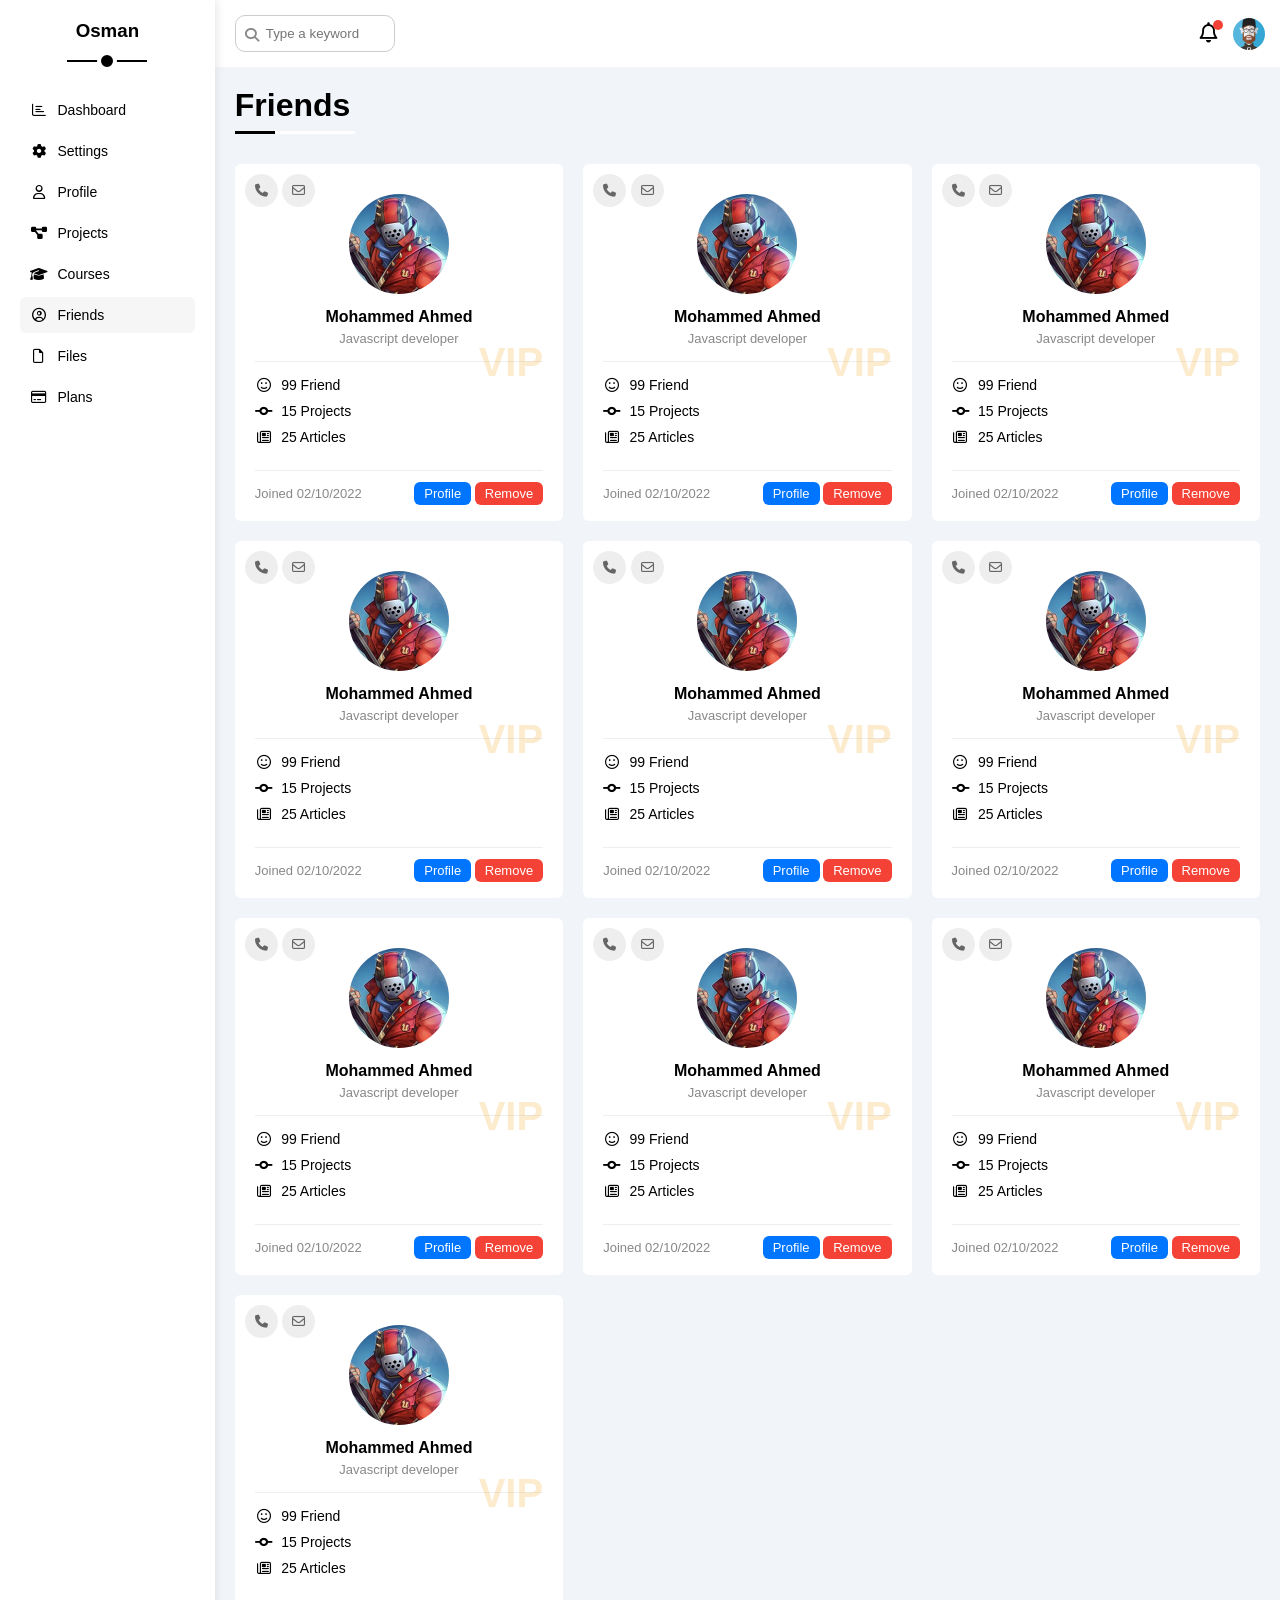
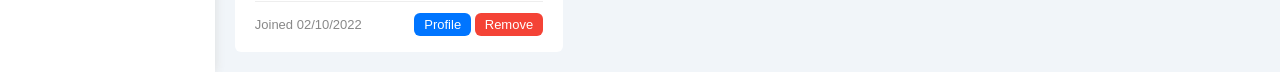
<file: friends.html>
<!DOCTYPE html>
<html lang="en">
<head>
    <meta charset="UTF-8">
    <meta name="viewport" content="width=device-width, initial-scale=1.0">
    <link rel="stylesheet" href="css/all.min.css">
    <link rel="stylesheet" href="css/framework.css">
    <link rel="stylesheet" href="css/master.css">
    <title>Friends</title>
</head>
<body>
    <div class="page d-flex">
        <div class="sidebar bg-white p-20 p-relative">
            <h3 class="p-relative txt-c mt-0">Osman</h3>
            <ul>
             <li>
                <a class="d-flex align-center fs-14 c-black rad-6 p-10" href="index.html">
                    <i class="fa-regular fa-chart-bar fa-fw"></i>
                    <span>Dashboard</span>
                </a>
             </li>
             <li>
                <a class="d-flex align-center fs-14 c-black rad-6 p-10" href="settings.html">
                    <i class="fa-solid fa-gear fa-fw"></i>
                    <span>Settings</span>
                </a>
             </li>
             <li>
                <a class="d-flex align-center fs-14 c-black rad-6 p-10" href="profile.html">
                    <i class="fa-regular fa-user fa-fw"></i>
                    <span>Profile</span>
                </a>
             </li>
             <li>
                <a class="d-flex align-center fs-14 c-black rad-6 p-10" href="project.html">
                    <i class="fa-solid fa-diagram-project fa-fw"></i>
                    <span>Projects</span>
                </a>
             </li>
             <li>
                <a class="d-flex align-center fs-14 c-black rad-6 p-10" href="courses.html">
                    <i class="fa-solid fa-graduation-cap fa-fw"></i>
                    <span>Courses</span>
                </a>
             </li>
             <li>
                <a class="active d-flex align-center fs-14 c-black rad-6 p-10" href="friends.html">
                    <i class="fa-regular fa-circle-user fa-fw"></i>
                    <span>Friends</span>
                </a>
             </li>
             <li>
                <a class="d-flex align-center fs-14 c-black rad-6 p-10" href="files.html">
                    <i class="fa-regular fa-file fa-fw"></i>
                    <span>Files</span>
                </a>
             </li>
             <li>
                <a class="d-flex align-center fs-14 c-black rad-6 p-10" href="plans.html">
                    <i class="fa-regular fa-credit-card fa-fw"></i>
                    <span>Plans</span>
                </a>
             </li>
            </ul>
        </div>
        <div class="content o-hidden w-full">
          <!-- Start head  -->
           <div class="head bg-white p-15 between-flex">
             <div class="search p-relative">
                <input class="p-10 bord-ccc rad-10" type="search" placeholder="Type a keyword">
             </div>
             <div class="icons d-flex align-center">
                <span class="notification p-relative">
                    <i class="fa-regular fa-bell fa-lg"></i>
                </span>
                <img src="images/avatar-01.png" alt="">
             </div>
           </div>
          <!-- End head  -->
           <h1 class="p-relative">Friends</h1>
           <div class="friends-page d-grid m-20 gap-20">
            <div class="friend bg-white rad-6 p-20 p-relative">
                <div class="contact">
                    <i class="fa-solid fa-phone"></i>
                    <i class="fa-regular fa-envelope"></i>
                </div>
                <div class="txt-c">
                    <img class="rad-half mt-10 mb-10 w-100 h-100" src="Imgs/friend-01.jpg" alt="">
                    <h4 class="m-0">Mohammed Ahmed</h4>
                    <p class="c-grey fs-13 mt-5 mb-0">Javascript developer</p>
                </div>
                <div class="icons fs-14 p-relative">
                    <div class="mb-10">
                        <i class="fa-regular fa-face-smile fa-fw"></i>
                        <span>99 Friend</span>
                    </div>
                    <div class="mb-10">
                        <i class="fa-solid fa-code-commit fa-fw"></i>
                        <span>15 Projects</span>
                    </div>
                    <div class="mb-10">
                        <i class="fa-regular fa-newspaper fa-fw"></i>
                        <span>25 Articles</span>
                    </div>
                    <span class="vip fw-bold c-orange"
                    style="
                    position: absolute;
                    right: 0;
                    top: 0;
                    transform: translateY(-50%);
                    font-size: 40px;
                    opacity: 0.2;">
                    VIP</span>
                </div>
                <div class="info between-flex fs-13">
                    <span class="c-grey">Joined 02/10/2022</span>
                    <div>
                        <a class="bg-blue c-white btn-shape" href="profile.html">Profile</a>
                        <a class="bg-red c-white btn-shape" href="#">Remove</a>
                    </div>
                </div>
            </div>
            <div class="friend bg-white rad-6 p-20 p-relative">
                <div class="contact">
                    <i class="fa-solid fa-phone"></i>
                    <i class="fa-regular fa-envelope"></i>
                </div>
                <div class="txt-c">
                    <img class="rad-half mt-10 mb-10 w-100 h-100" src="Imgs/friend-01.jpg" alt="">
                    <h4 class="m-0">Mohammed Ahmed</h4>
                    <p class="c-grey fs-13 mt-5 mb-0">Javascript developer</p>
                </div>
                <div class="icons fs-14 p-relative">
                    <div class="mb-10">
                        <i class="fa-regular fa-face-smile fa-fw"></i>
                        <span>99 Friend</span>
                    </div>
                    <div class="mb-10">
                        <i class="fa-solid fa-code-commit fa-fw"></i>
                        <span>15 Projects</span>
                    </div>
                    <div class="mb-10">
                        <i class="fa-regular fa-newspaper fa-fw"></i>
                        <span>25 Articles</span>
                    </div>
                    <span class="vip fw-bold c-orange"
                    style="
                    position: absolute;
                    right: 0;
                    top: 0;
                    transform: translateY(-50%);
                    font-size: 40px;
                    opacity: 0.2;">
                    VIP</span>
                </div>
                <div class="info between-flex fs-13">
                    <span class="c-grey">Joined 02/10/2022</span>
                    <div>
                        <a class="bg-blue c-white btn-shape" href="profile.html">Profile</a>
                        <a class="bg-red c-white btn-shape" href="#">Remove</a>
                    </div>
                </div>
            </div>
            <div class="friend bg-white rad-6 p-20 p-relative">
                <div class="contact">
                    <i class="fa-solid fa-phone"></i>
                    <i class="fa-regular fa-envelope"></i>
                </div>
                <div class="txt-c">
                    <img class="rad-half mt-10 mb-10 w-100 h-100" src="Imgs/friend-01.jpg" alt="">
                    <h4 class="m-0">Mohammed Ahmed</h4>
                    <p class="c-grey fs-13 mt-5 mb-0">Javascript developer</p>
                </div>
                <div class="icons fs-14 p-relative">
                    <div class="mb-10">
                        <i class="fa-regular fa-face-smile fa-fw"></i>
                        <span>99 Friend</span>
                    </div>
                    <div class="mb-10">
                        <i class="fa-solid fa-code-commit fa-fw"></i>
                        <span>15 Projects</span>
                    </div>
                    <div class="mb-10">
                        <i class="fa-regular fa-newspaper fa-fw"></i>
                        <span>25 Articles</span>
                    </div>
                    <span class="vip fw-bold c-orange"
                    style="
                    position: absolute;
                    right: 0;
                    top: 0;
                    transform: translateY(-50%);
                    font-size: 40px;
                    opacity: 0.2;">
                    VIP</span>
                </div>
                <div class="info between-flex fs-13">
                    <span class="c-grey">Joined 02/10/2022</span>
                    <div>
                        <a class="bg-blue c-white btn-shape" href="profile.html">Profile</a>
                        <a class="bg-red c-white btn-shape" href="#">Remove</a>
                    </div>
                </div>
            </div>
            <div class="friend bg-white rad-6 p-20 p-relative">
                <div class="contact">
                    <i class="fa-solid fa-phone"></i>
                    <i class="fa-regular fa-envelope"></i>
                </div>
                <div class="txt-c">
                    <img class="rad-half mt-10 mb-10 w-100 h-100" src="Imgs/friend-01.jpg" alt="">
                    <h4 class="m-0">Mohammed Ahmed</h4>
                    <p class="c-grey fs-13 mt-5 mb-0">Javascript developer</p>
                </div>
                <div class="icons fs-14 p-relative">
                    <div class="mb-10">
                        <i class="fa-regular fa-face-smile fa-fw"></i>
                        <span>99 Friend</span>
                    </div>
                    <div class="mb-10">
                        <i class="fa-solid fa-code-commit fa-fw"></i>
                        <span>15 Projects</span>
                    </div>
                    <div class="mb-10">
                        <i class="fa-regular fa-newspaper fa-fw"></i>
                        <span>25 Articles</span>
                    </div>
                    <span class="vip fw-bold c-orange"
                    style="
                    position: absolute;
                    right: 0;
                    top: 0;
                    transform: translateY(-50%);
                    font-size: 40px;
                    opacity: 0.2;">
                    VIP</span>
                </div>
                <div class="info between-flex fs-13">
                    <span class="c-grey">Joined 02/10/2022</span>
                    <div>
                        <a class="bg-blue c-white btn-shape" href="profile.html">Profile</a>
                        <a class="bg-red c-white btn-shape" href="#">Remove</a>
                    </div>
                </div>
            </div>
            <div class="friend bg-white rad-6 p-20 p-relative">
                <div class="contact">
                    <i class="fa-solid fa-phone"></i>
                    <i class="fa-regular fa-envelope"></i>
                </div>
                <div class="txt-c">
                    <img class="rad-half mt-10 mb-10 w-100 h-100" src="Imgs/friend-01.jpg" alt="">
                    <h4 class="m-0">Mohammed Ahmed</h4>
                    <p class="c-grey fs-13 mt-5 mb-0">Javascript developer</p>
                </div>
                <div class="icons fs-14 p-relative">
                    <div class="mb-10">
                        <i class="fa-regular fa-face-smile fa-fw"></i>
                        <span>99 Friend</span>
                    </div>
                    <div class="mb-10">
                        <i class="fa-solid fa-code-commit fa-fw"></i>
                        <span>15 Projects</span>
                    </div>
                    <div class="mb-10">
                        <i class="fa-regular fa-newspaper fa-fw"></i>
                        <span>25 Articles</span>
                    </div>
                    <span class="vip fw-bold c-orange"
                    style="
                    position: absolute;
                    right: 0;
                    top: 0;
                    transform: translateY(-50%);
                    font-size: 40px;
                    opacity: 0.2;">
                    VIP</span>
                </div>
                <div class="info between-flex fs-13">
                    <span class="c-grey">Joined 02/10/2022</span>
                    <div>
                        <a class="bg-blue c-white btn-shape" href="profile.html">Profile</a>
                        <a class="bg-red c-white btn-shape" href="#">Remove</a>
                    </div>
                </div>
            </div>
            <div class="friend bg-white rad-6 p-20 p-relative">
                <div class="contact">
                    <i class="fa-solid fa-phone"></i>
                    <i class="fa-regular fa-envelope"></i>
                </div>
                <div class="txt-c">
                    <img class="rad-half mt-10 mb-10 w-100 h-100" src="Imgs/friend-01.jpg" alt="">
                    <h4 class="m-0">Mohammed Ahmed</h4>
                    <p class="c-grey fs-13 mt-5 mb-0">Javascript developer</p>
                </div>
                <div class="icons fs-14 p-relative">
                    <div class="mb-10">
                        <i class="fa-regular fa-face-smile fa-fw"></i>
                        <span>99 Friend</span>
                    </div>
                    <div class="mb-10">
                        <i class="fa-solid fa-code-commit fa-fw"></i>
                        <span>15 Projects</span>
                    </div>
                    <div class="mb-10">
                        <i class="fa-regular fa-newspaper fa-fw"></i>
                        <span>25 Articles</span>
                    </div>
                    <span class="vip fw-bold c-orange"
                    style="
                    position: absolute;
                    right: 0;
                    top: 0;
                    transform: translateY(-50%);
                    font-size: 40px;
                    opacity: 0.2;">
                    VIP</span>
                </div>
                <div class="info between-flex fs-13">
                    <span class="c-grey">Joined 02/10/2022</span>
                    <div>
                        <a class="bg-blue c-white btn-shape" href="profile.html">Profile</a>
                        <a class="bg-red c-white btn-shape" href="#">Remove</a>
                    </div>
                </div>
            </div>
            <div class="friend bg-white rad-6 p-20 p-relative">
                <div class="contact">
                    <i class="fa-solid fa-phone"></i>
                    <i class="fa-regular fa-envelope"></i>
                </div>
                <div class="txt-c">
                    <img class="rad-half mt-10 mb-10 w-100 h-100" src="Imgs/friend-01.jpg" alt="">
                    <h4 class="m-0">Mohammed Ahmed</h4>
                    <p class="c-grey fs-13 mt-5 mb-0">Javascript developer</p>
                </div>
                <div class="icons fs-14 p-relative">
                    <div class="mb-10">
                        <i class="fa-regular fa-face-smile fa-fw"></i>
                        <span>99 Friend</span>
                    </div>
                    <div class="mb-10">
                        <i class="fa-solid fa-code-commit fa-fw"></i>
                        <span>15 Projects</span>
                    </div>
                    <div class="mb-10">
                        <i class="fa-regular fa-newspaper fa-fw"></i>
                        <span>25 Articles</span>
                    </div>
                    <span class="vip fw-bold c-orange"
                    style="
                    position: absolute;
                    right: 0;
                    top: 0;
                    transform: translateY(-50%);
                    font-size: 40px;
                    opacity: 0.2;">
                    VIP</span>
                </div>
                <div class="info between-flex fs-13">
                    <span class="c-grey">Joined 02/10/2022</span>
                    <div>
                        <a class="bg-blue c-white btn-shape" href="profile.html">Profile</a>
                        <a class="bg-red c-white btn-shape" href="#">Remove</a>
                    </div>
                </div>
            </div>
            <div class="friend bg-white rad-6 p-20 p-relative">
                <div class="contact">
                    <i class="fa-solid fa-phone"></i>
                    <i class="fa-regular fa-envelope"></i>
                </div>
                <div class="txt-c">
                    <img class="rad-half mt-10 mb-10 w-100 h-100" src="Imgs/friend-01.jpg" alt="">
                    <h4 class="m-0">Mohammed Ahmed</h4>
                    <p class="c-grey fs-13 mt-5 mb-0">Javascript developer</p>
                </div>
                <div class="icons fs-14 p-relative">
                    <div class="mb-10">
                        <i class="fa-regular fa-face-smile fa-fw"></i>
                        <span>99 Friend</span>
                    </div>
                    <div class="mb-10">
                        <i class="fa-solid fa-code-commit fa-fw"></i>
                        <span>15 Projects</span>
                    </div>
                    <div class="mb-10">
                        <i class="fa-regular fa-newspaper fa-fw"></i>
                        <span>25 Articles</span>
                    </div>
                    <span class="vip fw-bold c-orange"
                    style="
                    position: absolute;
                    right: 0;
                    top: 0;
                    transform: translateY(-50%);
                    font-size: 40px;
                    opacity: 0.2;">
                    VIP</span>
                </div>
                <div class="info between-flex fs-13">
                    <span class="c-grey">Joined 02/10/2022</span>
                    <div>
                        <a class="bg-blue c-white btn-shape" href="profile.html">Profile</a>
                        <a class="bg-red c-white btn-shape" href="#">Remove</a>
                    </div>
                </div>
            </div>
            <div class="friend bg-white rad-6 p-20 p-relative">
                <div class="contact">
                    <i class="fa-solid fa-phone"></i>
                    <i class="fa-regular fa-envelope"></i>
                </div>
                <div class="txt-c">
                    <img class="rad-half mt-10 mb-10 w-100 h-100" src="Imgs/friend-01.jpg" alt="">
                    <h4 class="m-0">Mohammed Ahmed</h4>
                    <p class="c-grey fs-13 mt-5 mb-0">Javascript developer</p>
                </div>
                <div class="icons fs-14 p-relative">
                    <div class="mb-10">
                        <i class="fa-regular fa-face-smile fa-fw"></i>
                        <span>99 Friend</span>
                    </div>
                    <div class="mb-10">
                        <i class="fa-solid fa-code-commit fa-fw"></i>
                        <span>15 Projects</span>
                    </div>
                    <div class="mb-10">
                        <i class="fa-regular fa-newspaper fa-fw"></i>
                        <span>25 Articles</span>
                    </div>
                    <span class="vip fw-bold c-orange"
                    style="
                    position: absolute;
                    right: 0;
                    top: 0;
                    transform: translateY(-50%);
                    font-size: 40px;
                    opacity: 0.2;">
                    VIP</span>
                </div>
                <div class="info between-flex fs-13">
                    <span class="c-grey">Joined 02/10/2022</span>
                    <div>
                        <a class="bg-blue c-white btn-shape" href="profile.html">Profile</a>
                        <a class="bg-red c-white btn-shape" href="#">Remove</a>
                    </div>
                </div>
            </div>
            <div class="friend bg-white rad-6 p-20 p-relative">
                <div class="contact">
                    <i class="fa-solid fa-phone"></i>
                    <i class="fa-regular fa-envelope"></i>
                </div>
                <div class="txt-c">
                    <img class="rad-half mt-10 mb-10 w-100 h-100" src="Imgs/friend-01.jpg" alt="">
                    <h4 class="m-0">Mohammed Ahmed</h4>
                    <p class="c-grey fs-13 mt-5 mb-0">Javascript developer</p>
                </div>
                <div class="icons fs-14 p-relative">
                    <div class="mb-10">
                        <i class="fa-regular fa-face-smile fa-fw"></i>
                        <span>99 Friend</span>
                    </div>
                    <div class="mb-10">
                        <i class="fa-solid fa-code-commit fa-fw"></i>
                        <span>15 Projects</span>
                    </div>
                    <div class="mb-10">
                        <i class="fa-regular fa-newspaper fa-fw"></i>
                        <span>25 Articles</span>
                    </div>
                    <span class="vip fw-bold c-orange"
                    style="
                    position: absolute;
                    right: 0;
                    top: 0;
                    transform: translateY(-50%);
                    font-size: 40px;
                    opacity: 0.2;">
                    VIP</span>
                </div>
                <div class="info between-flex fs-13">
                    <span class="c-grey">Joined 02/10/2022</span>
                    <div>
                        <a class="bg-blue c-white btn-shape" href="profile.html">Profile</a>
                        <a class="bg-red remove c-white btn-shape" href="#">Remove</a>
                    </div>
                </div>
            </div>
           </div>
        </div>
    </div>
</body>
</html>
</file>
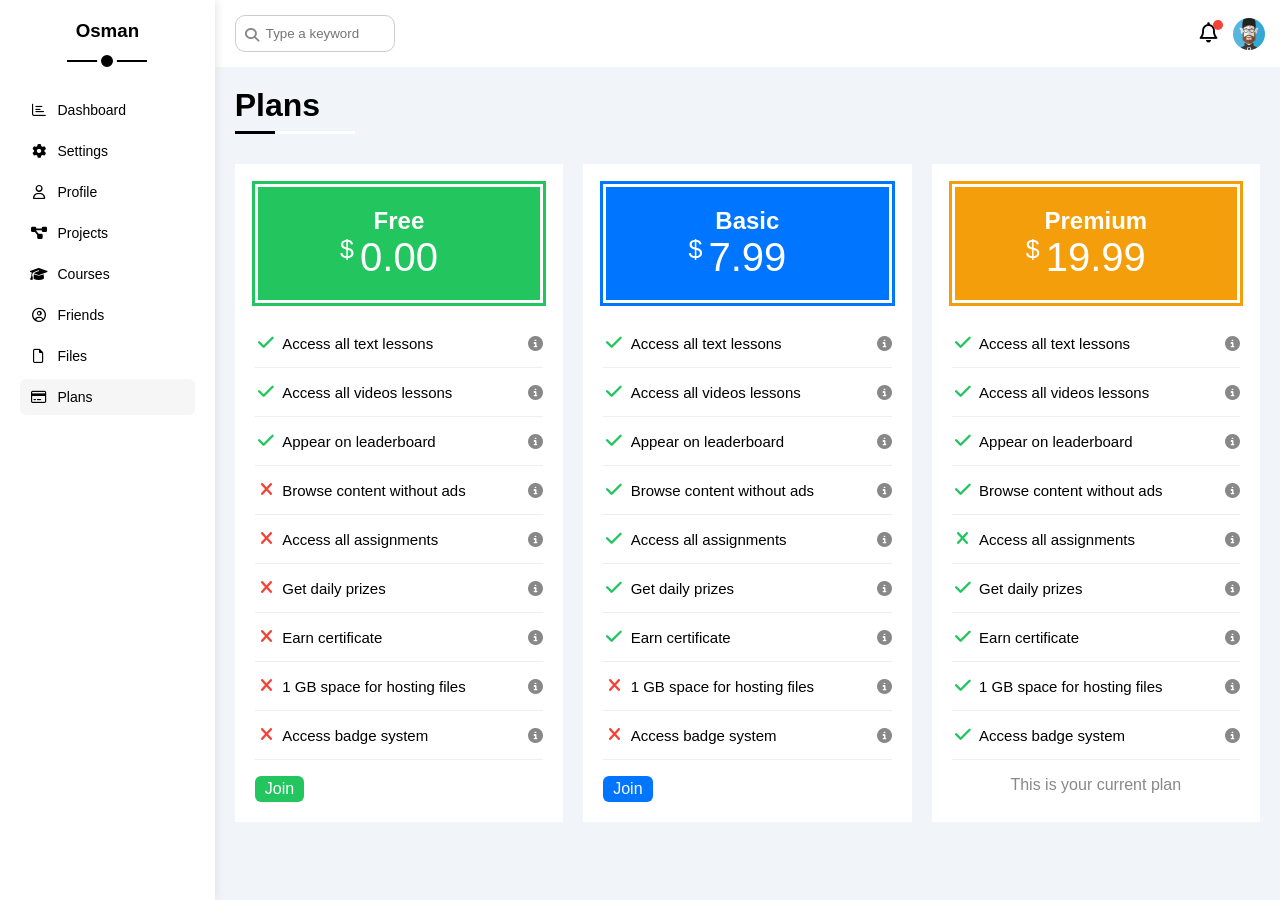
<file: plans.html>
<!DOCTYPE html>
<html lang="en">
<head>
    <meta charset="UTF-8">
    <meta name="viewport" content="width=device-width, initial-scale=1.0">
    <link rel="stylesheet" href="css/all.min.css">
    <link rel="stylesheet" href="css/framework.css">
    <link rel="stylesheet" href="css/master.css">
    <title>Plans</title>
</head>
<body>
    <div class="page d-flex">
        <div class="sidebar bg-white p-20 p-relative">
            <h3 class="p-relative txt-c mt-0">Osman</h3>
            <ul>
             <li>
                <a class="d-flex align-center fs-14 c-black rad-6 p-10" href="index.html">
                    <i class="fa-regular fa-chart-bar fa-fw"></i>
                    <span>Dashboard</span>
                </a>
             </li>
             <li>
                <a class="d-flex align-center fs-14 c-black rad-6 p-10" href="settings.html">
                    <i class="fa-solid fa-gear fa-fw"></i>
                    <span>Settings</span>
                </a>
             </li>
             <li>
                <a class="d-flex align-center fs-14 c-black rad-6 p-10" href="profile.html">
                    <i class="fa-regular fa-user fa-fw"></i>
                    <span>Profile</span>
                </a>
             </li>
             <li>
                <a class="d-flex align-center fs-14 c-black rad-6 p-10" href="project.html">
                    <i class="fa-solid fa-diagram-project fa-fw"></i>
                    <span>Projects</span>
                </a>
             </li>
             <li>
                <a class="d-flex align-center fs-14 c-black rad-6 p-10" href="courses.html">
                    <i class="fa-solid fa-graduation-cap fa-fw"></i>
                    <span>Courses</span>
                </a>
             </li>
             <li>
                <a class="d-flex align-center fs-14 c-black rad-6 p-10" href="friends.html">
                    <i class="fa-regular fa-circle-user fa-fw"></i>
                    <span>Friends</span>
                </a>
             </li>
             <li>
                <a class="d-flex align-center fs-14 c-black rad-6 p-10" href="files.html">
                    <i class="fa-regular fa-file fa-fw"></i>
                    <span>Files</span>
                </a>
             </li>
             <li>
                <a class="active d-flex align-center fs-14 c-black rad-6 p-10" href="plans.html">
                    <i class="fa-regular fa-credit-card fa-fw"></i>
                    <span>Plans</span>
                </a>
             </li>
            </ul>
        </div>
        <div class="content o-hidden w-full">
          <!-- Start head  -->
           <div class="head bg-white p-15 between-flex">
             <div class="search p-relative">
                <input class="p-10 bord-ccc rad-10" type="search" placeholder="Type a keyword">
             </div>
             <div class="icons d-flex align-center">
                <span class="notification p-relative">
                    <i class="fa-regular fa-bell fa-lg"></i>
                </span>
                <img src="images/avatar-01.png" alt="">
             </div>
           </div>
          <!-- End head  -->
           <h1 class="p-relative">Plans</h1>
           <div class="plans-page d-grid m-20 gap-20">
              <div class="plan green bg-white p-20">
                 <div class="top bg-green txt-c p-20">
                    <h2 class="m-0 c-white">Free</h2>
                    <div class="price c-white"><span>$</span>0.00</div>
                 </div>
                 <ul>
                    <li>
                        <i class="fa-solid fa-check fa-fw yes"></i>
                        <span>Access all text lessons</span>
                        <i class="fa-solid fa-circle-info help"></i>
                    </li>
                    <li>
                        <i class="fa-solid fa-check fa-fw yes"></i>
                        <span>Access all videos lessons</span>
                        <i class="fa-solid fa-circle-info help"></i>
                    </li>
                    <li>
                        <i class="fa-solid fa-check fa-fw yes"></i>
                        <span>Appear on leaderboard</span>
                        <i class="fa-solid fa-circle-info help"></i>
                    </li>
                    <li>
                        <i class="fa-solid fa-xmark fa-fw"></i>
                        <span>Browse content without ads</span>
                        <i class="fa-solid fa-circle-info help"></i>
                    </li>
                    <li>
                        <i class="fa-solid fa-xmark fa-fw"></i>
                        <span>Access all assignments</span>
                        <i class="fa-solid fa-circle-info help"></i>
                    </li>
                    <li>
                        <i class="fa-solid fa-xmark fa-fw"></i>
                        <span>Get daily prizes</span>
                        <i class="fa-solid fa-circle-info help"></i>
                    </li>
                    <li>
                        <i class="fa-solid fa-xmark fa-fw"></i>
                        <span>Earn certificate</span>
                        <i class="fa-solid fa-circle-info help"></i>
                    </li>
                    <li>
                        <i class="fa-solid fa-xmark fa-fw"></i>
                        <span>1 GB space for hosting files</span>
                        <i class="fa-solid fa-circle-info help"></i>
                    </li>
                    <li>
                        <i class="fa-solid fa-xmark fa-fw"></i>
                        <span>Access badge system</span>
                        <i class="fa-solid fa-circle-info help"></i>
                    </li>
                 </ul>
                 <a class="btn-shape bg-green c-white d-block w-fit" href="#">Join</a>
              </div>
              <div class="plan blue bg-white p-20">
                 <div class="top bg-blue txt-c p-20">
                    <h2 class="m-0 c-white">Basic</h2>
                    <div class="price c-white"><span>$</span>7.99</div>
                 </div>
                 <ul>
                    <li>
                        <i class="fa-solid fa-check fa-fw yes"></i>
                        <span>Access all text lessons</span>
                        <i class="fa-solid fa-circle-info help"></i>
                    </li>
                    <li>
                        <i class="fa-solid fa-check fa-fw yes"></i>
                        <span>Access all videos lessons</span>
                        <i class="fa-solid fa-circle-info help"></i>
                    </li>
                    <li>
                        <i class="fa-solid fa-check fa-fw yes"></i>
                        <span>Appear on leaderboard</span>
                        <i class="fa-solid fa-circle-info help"></i>
                    </li>
                    <li>
                        <i class="fa-solid fa-check fa-fw yes"></i>
                        <span>Browse content without ads</span>
                        <i class="fa-solid fa-circle-info help"></i>
                    </li>
                    <li>
                        <i class="fa-solid fa-check fa-fw yes"></i>
                        <span>Access all assignments</span>
                        <i class="fa-solid fa-circle-info help"></i>
                    </li>
                    <li>
                        <i class="fa-solid fa-check fa-fw yes"></i>
                        <span>Get daily prizes</span>
                        <i class="fa-solid fa-circle-info help"></i>
                    </li>
                    <li>
                        <i class="fa-solid fa-check fa-fw yes"></i>
                        <span>Earn certificate</span>
                        <i class="fa-solid fa-circle-info help"></i>
                    </li>
                    <li>
                        <i class="fa-solid fa-xmark fa-fw"></i>
                        <span>1 GB space for hosting files</span>
                        <i class="fa-solid fa-circle-info help"></i>
                    </li>
                    <li>
                        <i class="fa-solid fa-xmark fa-fw"></i>
                        <span>Access badge system</span>
                        <i class="fa-solid fa-circle-info help"></i>
                    </li>
                 </ul>
                 <a class="btn-shape bg-blue c-white d-block w-fit" href="#">Join</a>
              </div>
              <div class="plan orange bg-white p-20">
                 <div class="top bg-orange txt-c p-20">
                    <h2 class="m-0 c-white">Premium</h2>
                    <div class="price c-white"><span>$</span>19.99</div>
                 </div>
                 <ul>
                    <li>
                        <i class="fa-solid fa-check fa-fw yes"></i>
                        <span>Access all text lessons</span>
                        <i class="fa-solid fa-circle-info help"></i>
                    </li>
                    <li>
                        <i class="fa-solid fa-check fa-fw yes"></i>
                        <span>Access all videos lessons</span>
                        <i class="fa-solid fa-circle-info help"></i>
                    </li>
                    <li>
                        <i class="fa-solid fa-check fa-fw yes"></i>
                        <span>Appear on leaderboard</span>
                        <i class="fa-solid fa-circle-info help"></i>
                    </li>
                    <li>
                        <i class="fa-solid fa-check fa-fw yes"></i>
                        <span>Browse content without ads</span>
                        <i class="fa-solid fa-circle-info help"></i>
                    </li>
                    <li>
                        <i class="fa-solid fa-xmark fa-fw yes"></i>
                        <span>Access all assignments</span>
                        <i class="fa-solid fa-circle-info help"></i>
                    </li>
                    <li>
                        <i class="fa-solid fa-check fa-fw yes"></i>
                        <span>Get daily prizes</span>
                        <i class="fa-solid fa-circle-info help"></i>
                    </li>
                    <li>
                        <i class="fa-solid fa-check fa-fw yes"></i>
                        <span>Earn certificate</span>
                        <i class="fa-solid fa-circle-info help"></i>
                    </li>
                    <li>
                        <i class="fa-solid fa-check fa-fw yes"></i>
                        <span>1 GB space for hosting files</span>
                        <i class="fa-solid fa-circle-info help"></i>
                    </li>
                    <li>
                        <i class="fa-solid fa-check fa-fw yes"></i>
                        <span>Access badge system</span>
                        <i class="fa-solid fa-circle-info help"></i>
                    </li>
                 </ul>
                 <p class="c-grey m-0 txt-c"> This is your current plan</p>
              </div>
           </div>
        </div>
    </div>
</body>
</html>
</file>
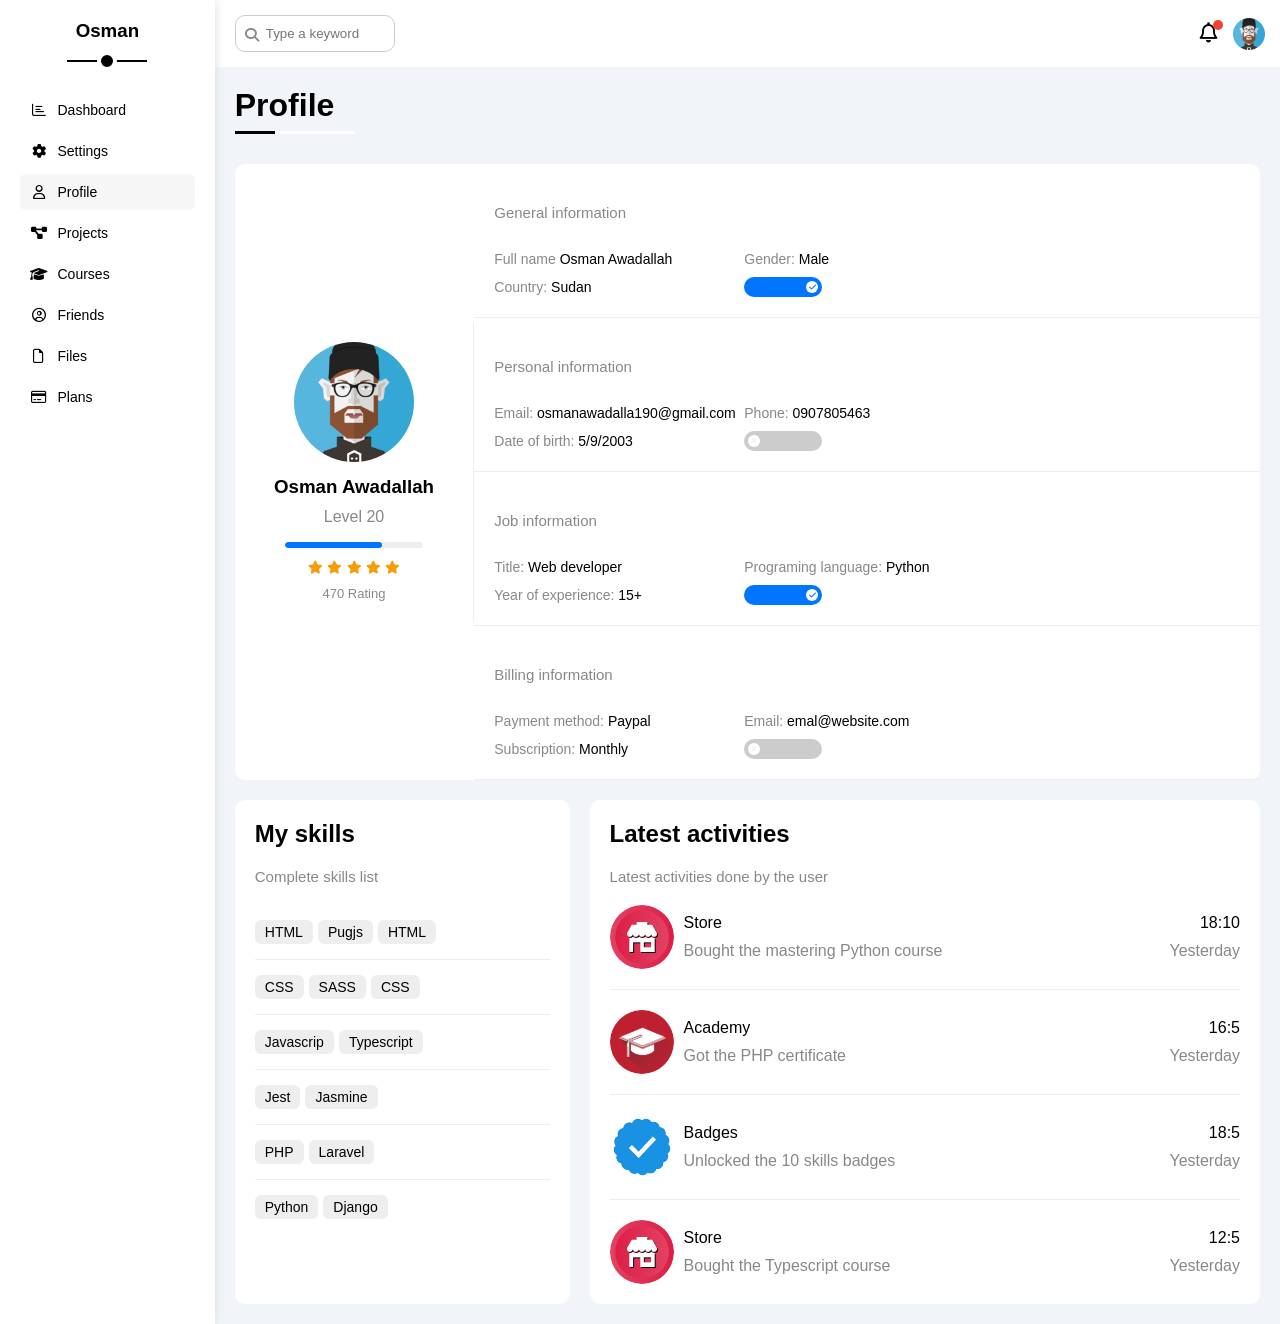
<file: profile.html>
<!DOCTYPE html>
<html lang="en">
<head>
    <meta charset="UTF-8">
    <meta name="viewport" content="width=device-width, initial-scale=1.0">
    <link rel="stylesheet" href="css/all.min.css">
    <link rel="stylesheet" href="css/framework.css">
    <link rel="stylesheet" href="css/master.css">
    <title>Profile</title>
</head>
<body>
    <div class="page d-flex">
        <div class="sidebar bg-white p-20 p-relative">
            <h3 class="p-relative txt-c mt-0">Osman</h3><ul>
             <li>
                <a class="d-flex align-center fs-14 c-black rad-6 p-10" href="index.html">
                    <i class="fa-regular fa-chart-bar fa-fw"></i>
                    <span>Dashboard</span>
                </a>
             </li>
             <li>
                <a class="d-flex align-center fs-14 c-black rad-6 p-10" href="settings.html">
                    <i class="fa-solid fa-gear fa-fw"></i>
                    <span>Settings</span>
                </a>
             </li>
             <li>
                <a class="active d-flex align-center fs-14 c-black rad-6 p-10" href="profile.html">
                    <i class="fa-regular fa-user fa-fw"></i>
                    <span>Profile</span>
                </a>
             </li>
             <li>
                <a class="d-flex align-center fs-14 c-black rad-6 p-10" href="project.html">
                    <i class="fa-solid fa-diagram-project fa-fw"></i>
                    <span>Projects</span>
                </a>
             </li>
             <li>
                <a class="d-flex align-center fs-14 c-black rad-6 p-10" href="courses.html">
                    <i class="fa-solid fa-graduation-cap fa-fw"></i>
                    <span>Courses</span>
                </a>
             </li>
             <li>
                <a class="d-flex align-center fs-14 c-black rad-6 p-10" href="friends.html">
                    <i class="fa-regular fa-circle-user fa-fw"></i>
                    <span>Friends</span>
                </a>
             </li>
             <li>
                <a class="d-flex align-center fs-14 c-black rad-6 p-10" href="files.html">
                    <i class="fa-regular fa-file fa-fw"></i>
                    <span>Files</span>
                </a>
             </li>
             <li>
                <a class="d-flex align-center fs-14 c-black rad-6 p-10" href="plans.html">
                    <i class="fa-regular fa-credit-card fa-fw"></i>
                    <span>Plans</span>
                </a>
             </li>
            </ul>
        </div>
        <div class="content o-hidden w-full">
          <!-- Start head  -->
           <div class="head bg-white p-15 between-flex">
             <div class="search p-relative">
                <input class="p-10 bord-ccc rad-10" type="search" placeholder="Type a keyword">
             </div>
             <div class="icons d-flex align-center">
                <span class="notification p-relative">
                    <i class="fa-regular fa-bell fa-lg"></i>
                </span>
                <img src="images/avatar-01.png" alt="">
             </div>
           </div>
          <!-- End head  -->
           <h1 class="p-relative">Profile</h1>
           <div class="profile-page m-20">
              <!-- Start overview -->
              <div class="overview bg-white rad-10 d-flex align-center">
                <div class="avatar-box txt-c p-20">
                   <img class="mb-10 rad-half" src="images/avatar-01.png" alt="">
                   <h3 class="m-0 ">Osman Awadallah</h3>
                   <p class="c-grey mt-10">Level 20</p>
                   <div class="level rad-6 bg-eee p-relative">
                       <span style="width: 70%;"></span>
                   </div>
                   <div class="rating mt-10 mb-10">
                       <i class="fa-solid fa-star c-orange fs-13"></i>
                       <i class="fa-solid fa-star c-orange fs-13"></i>
                       <i class="fa-solid fa-star c-orange fs-13"></i>
                       <i class="fa-solid fa-star c-orange fs-13"></i>
                       <i class="fa-solid fa-star c-orange fs-13"></i>
                   </div>
                   <p class="c-grey m-0 fs-13">470 Rating</p>
                </div>
                <div class="info-box w-full txt-c-mobile">
                   <!-- Start info row -->
                   <div class="box p-20 d-flex align-center">
                       <h4 class="c-grey fs-15 w-full">General information</h4>
                       <div class="fs-14">
                           <span class="c-grey">Full name</span>
                           <span>Osman Awadallah</span>
                       </div>
                       <div class="fs-14">
                           <span class="c-grey">Gender:</span>
                           <span>Male</span>
                       </div>
                       <div class="fs-14">
                           <span class="c-grey">Country:</span>
                           <span>Sudan</span>
                       </div>
                       <div class="fs-14">
                           <label>
                               <input class="toggle-checkbox" type="checkbox" checked>
                               <div class="toggle-switch"></div>
                           </label>
                       </div>
                   </div>
                   <div class="box p-20 d-flex align-center">
                       <h4 class="c-grey fs-15 w-full">Personal information</h4>
                       <div class="fs-14">
                           <span class="c-grey">Email:</span>
                           <span>osmanawadalla190@gmail.com</span>
                       </div>
                       <div class="fs-14">
                           <span class="c-grey">Phone:</span>
                           <span>0907805463</span>
                       </div>
                       <div class="fs-14">
                           <span class="c-grey">Date of birth:</span>
                           <span>5/9/2003</span>
                       </div>
                       <div class="fs-14">
                           <label>
                               <input class="toggle-checkbox" type="checkbox">
                               <div class="toggle-switch"></div>
                           </label>
                       </div>
                   </div>
                   <div class="box p-20 d-flex align-center">
                       <h4 class="c-grey fs-15 w-full">Job information</h4>
                       <div class="fs-14">
                           <span class="c-grey">Title:</span>
                           <span>Web developer</span>
                       </div>
                       <div class="fs-14">
                           <span class="c-grey">Programing language:</span>
                           <span>Python</span>
                       </div>
                       <div class="fs-14">
                           <span class="c-grey">Year of experience:</span>
                           <span>15+</span>
                       </div>
                       <div class="fs-14">
                           <label>
                               <input class="toggle-checkbox" type="checkbox" checked>
                               <div class="toggle-switch"></div>
                           </label>
                       </div>
                   </div>
                   <div class="box p-20 d-flex align-center">
                       <h4 class="c-grey fs-15 w-full">Billing information</h4>
                       <div class="fs-14">
                           <span class="c-grey">Payment method:</span>
                           <span>Paypal</span>
                       </div>
                       <div class="fs-14">
                           <span class="c-grey">Email:</span>
                           <span>emal@website.com</span>
                       </div>
                       <div class="fs-14">
                           <span class="c-grey">Subscription:</span>
                           <span>Monthly</span>
                       </div>
                       <div class="fs-14">
                           <label>
                               <input class="toggle-checkbox" type="checkbox">
                               <div class="toggle-switch"></div>
                           </label>
                       </div>
                   </div>
                   <!-- End info row -->
                </div>
             </div>
              <!-- End overview -->
               <!-- Start other data -->
                <div class="other-data d-flex gap-20">
                    <div class="skills-card p-20 bg-white rad-10 mt-20">
                        <h2 class="mt-0 mb-20">My skills</h2>
                        <p class="mt-0 mb-20 c-grey fs-15">Complete skills list</p>
                        <ul class="m-0 txt-c-mobile">
                            <li><span>HTML</span><span>Pugjs</span><span>HTML</span></li>
                            <li><span>CSS</span><span>SASS</span><span>CSS</span></li>
                            <li><span>Javascrip</span><span>Typescript</span></li>
                            <li><span>Jest</span><span>Jasmine</span></li>
                            <li><span>PHP</span><span>Laravel</span></li>
                            <li><span>Python</span><span>Django</span></li>
                        </ul>
                    </div>
                    <div class="activities p-20 bg-white rad-10 mt-20">
                        <h2 class="mt-0 mb-20">Latest activities</h2>
                        <p class="mt-0 mb-20 c-grey fs-15">Latest activities done by the user</p>
                        <div class="activity d-flex align-center txt-c-mobile">
                            <img src="Imgs/activity-01.png" alt="">
                            <div class="info">
                                <span class="d-block mb-10">Store</span>
                                <span class="c-grey">Bought the mastering Python course</span>
                            </div>
                            <div class="date">
                                <span class="d-block mb-10">18:10</span>
                                <span class="c-grey">Yesterday</span>
                            </div>
                        </div>
                        <div class="activity d-flex align-center txt-c-mobile">
                            <img src="Imgs/activity-02.png" alt="">
                            <div class="info">
                                <span class="d-block mb-10">Academy</span>
                                <span class="c-grey">Got the PHP certificate</span>
                            </div>
                            <div class="date">
                                <span class="d-block mb-10">16:5</span>
                                <span class="c-grey">Yesterday</span>
                            </div>
                        </div>
                        <div class="activity d-flex align-center txt-c-mobile">
                            <img src="Imgs/activity-03.png" alt="">
                            <div class="info">
                                <span class="d-block mb-10">Badges</span>
                                <span class="c-grey">Unlocked the 10 skills badges</span>
                            </div>
                            <div class="date">
                                <span class="d-block mb-10">18:5</span>
                                <span class="c-grey">Yesterday</span>
                            </div>
                        </div>
                        <div class="activity d-flex align-center txt-c-mobile">
                            <img src="Imgs/activity-01.png" alt="">
                            <div class="info">
                                <span class="d-block mb-10">Store</span>
                                <span class="c-grey">Bought the Typescript course</span>
                            </div>
                            <div class="date">
                                <span class="d-block mb-10">12:5</span>
                                <span class="c-grey">Yesterday</span>
                            </div>
                        </div>
                    </div>
                </div>
               <!-- End other data -->
           </div>
        </div>
    </div>
</body>
</html>
</file>
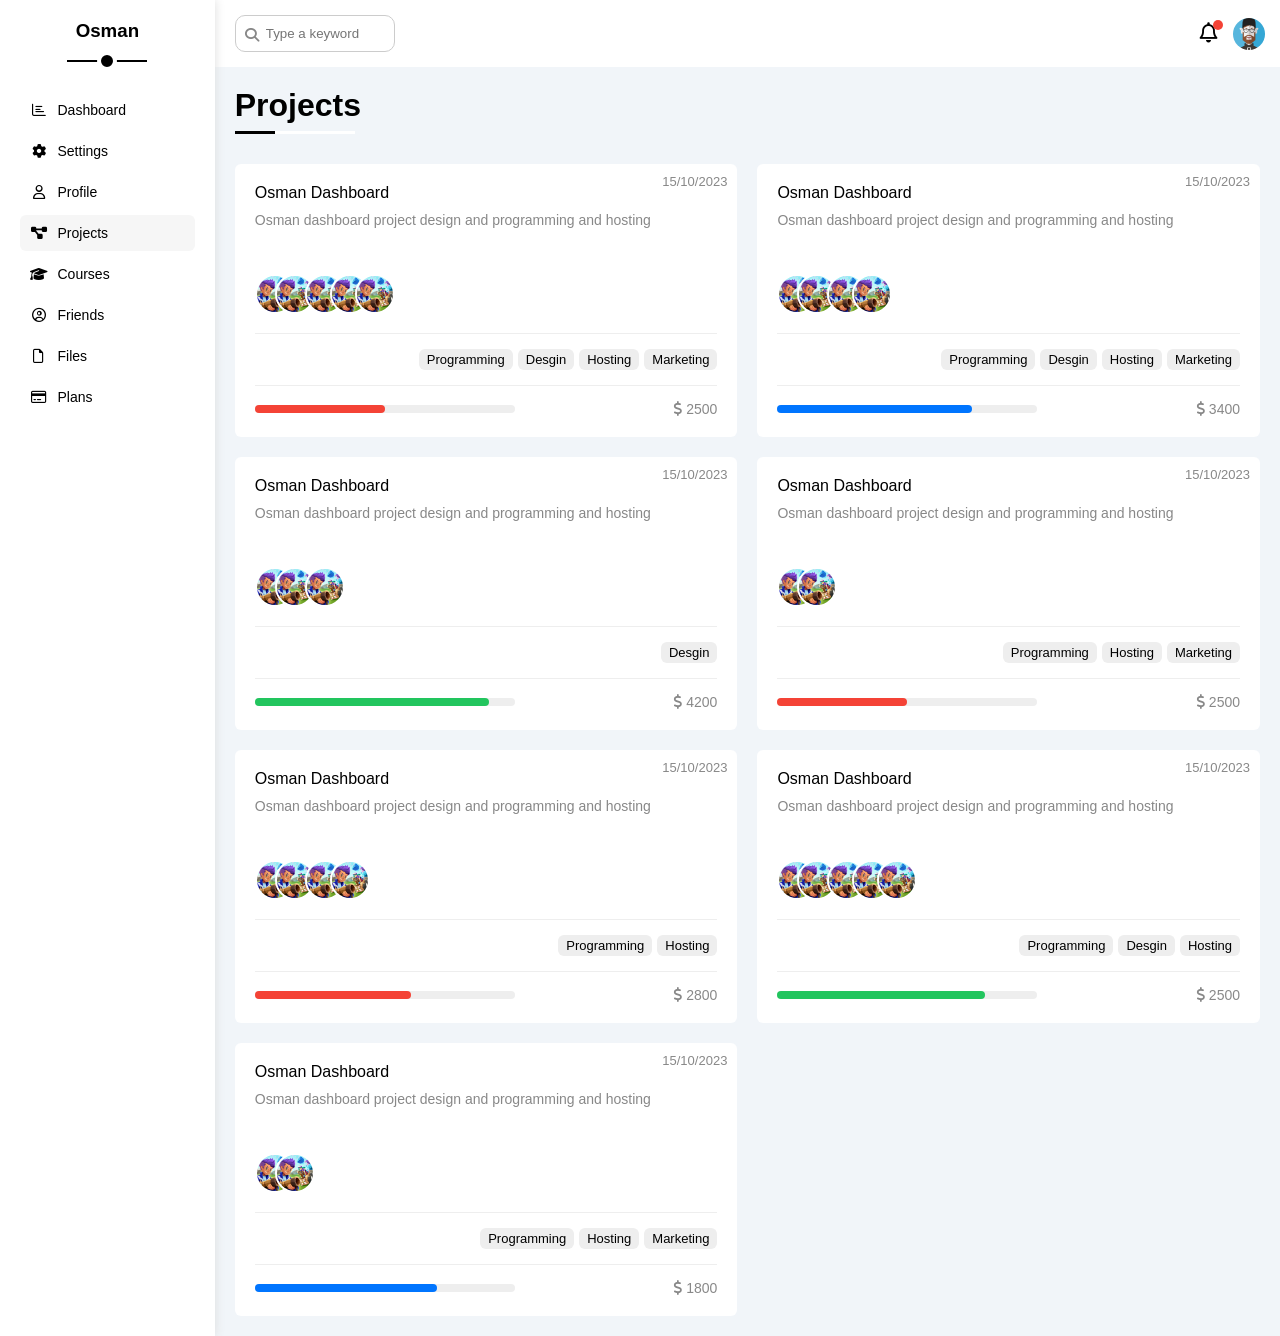
<file: project.html>
<!DOCTYPE html>
<html lang="en">
<head>
    <meta charset="UTF-8">
    <meta name="viewport" content="width=device-width, initial-scale=1.0">
    <link rel="stylesheet" href="css/all.min.css">
    <link rel="stylesheet" href="css/framework.css">
    <link rel="stylesheet" href="css/master.css">
    <title>Projects</title>
</head>
<body>
    <div class="page d-flex">
        <div class="sidebar bg-white p-20 p-relative">
            <h3 class="p-relative txt-c mt-0">Osman</h3>
          <ul>
             <li>
                <a class="d-flex align-center fs-14 c-black rad-6 p-10" href="index.html">
                    <i class="fa-regular fa-chart-bar fa-fw"></i>
                    <span>Dashboard</span>
                </a>
             </li>
             <li>
                <a class="d-flex align-center fs-14 c-black rad-6 p-10" href="settings.html">
                    <i class="fa-solid fa-gear fa-fw"></i>
                    <span>Settings</span>
                </a>
             </li>
             <li>
                <a class="d-flex align-center fs-14 c-black rad-6 p-10" href="profile.html">
                    <i class="fa-regular fa-user fa-fw"></i>
                    <span>Profile</span>
                </a>
             </li>
             <li>
                <a class="active d-flex align-center fs-14 c-black rad-6 p-10" href="project.html">
                    <i class="fa-solid fa-diagram-project fa-fw"></i>
                    <span>Projects</span>
                </a>
             </li>
             <li>
                <a class="d-flex align-center fs-14 c-black rad-6 p-10" href="courses.html">
                    <i class="fa-solid fa-graduation-cap fa-fw"></i>
                    <span>Courses</span>
                </a>
             </li>
             <li>
                <a class="d-flex align-center fs-14 c-black rad-6 p-10" href="friends.html">
                    <i class="fa-regular fa-circle-user fa-fw"></i>
                    <span>Friends</span>
                </a>
             </li>
             <li>
                <a class="d-flex align-center fs-14 c-black rad-6 p-10" href="files.html">
                    <i class="fa-regular fa-file fa-fw"></i>
                    <span>Files</span>
                </a>
             </li>
             <li>
                <a class="d-flex align-center fs-14 c-black rad-6 p-10" href="plans.html">
                    <i class="fa-regular fa-credit-card fa-fw"></i>
                    <span>Plans</span>
                </a>
             </li>
            </ul>
        </div>
        <div class="content o-hidden w-full">
          <!-- Start head  -->
           <div class="head bg-white p-15 between-flex">
             <div class="search p-relative">
                <input class="p-10 bord-ccc rad-10" type="search" placeholder="Type a keyword">
             </div>
             <div class="icons d-flex align-center">
                <span class="notification p-relative">
                    <i class="fa-regular fa-bell fa-lg"></i>
                </span>
                <img src="images/avatar-01.png" alt="">
             </div>
           </div>
          <!-- End head  -->
           <h1 class="p-relative">Projects</h1>
           <div class="projects-page d-grid m-20 gap-20">
              <div class="project bg-white p-20 rad-6 p-relative">
                 <span class="date fs-13 c-grey">15/10/2023</span>
                 <h4 class="m-0">Osman Dashboard</h4>
                 <p class="c-grey mt-10 mb-10 fs-14">Osman dashboard project design and programming and hosting</p>
                 <div class="team">
                    <a href="#"><img src="images/team-01.jpg" alt=""></a>
                    <a href="#"><img src="images/team-01.jpg" alt=""></a>
                    <a href="#"><img src="images/team-01.jpg" alt=""></a>
                    <a href="#"><img src="images/team-01.jpg" alt=""></a>
                    <a href="#"><img src="images/team-01.jpg" alt=""></a>
                 </div>
                 <div class="do d-flex">
                    <span class="fs-13 rad-6 bg-eee btn-shape">Programming</span>
                    <span class="fs-13 rad-6 bg-eee btn-shape">Desgin</span>
                    <span class="fs-13 rad-6 bg-eee btn-shape">Hosting</span>
                    <span class="fs-13 rad-6 bg-eee btn-shape">Marketing</span>
                 </div>
                 <div class="info between-flex">
                    <div class="prog bg-eee">
                        <span class="bg-red" style="width: 50%;"></span>
                    </div>
                    <div class="fs-14 c-grey">
                        <i class="fa-solid fa-dollar-sign"></i>
                        2500
                    </div>
                 </div>
              </div>
              <div class="project bg-white p-20 rad-6 p-relative">
                 <span class="date fs-13 c-grey">15/10/2023</span>
                 <h4 class="m-0">Osman Dashboard</h4>
                 <p class="c-grey mt-10 mb-10 fs-14">Osman dashboard project design and programming and hosting</p>
                 <div class="team">
                    <a href="#"><img src="images/team-01.jpg" alt=""></a>
                    <a href="#"><img src="images/team-01.jpg" alt=""></a>
                    <a href="#"><img src="images/team-01.jpg" alt=""></a>
                    <a href="#"><img src="images/team-01.jpg" alt=""></a>
                 </div>
                 <div class="do d-flex">
                    <span class="fs-13 rad-6 bg-eee btn-shape">Programming</span>
                    <span class="fs-13 rad-6 bg-eee btn-shape">Desgin</span>
                    <span class="fs-13 rad-6 bg-eee btn-shape">Hosting</span>
                    <span class="fs-13 rad-6 bg-eee btn-shape">Marketing</span>
                 </div>
                 <div class="info between-flex">
                    <div class="prog bg-eee">
                        <span class="bg-blue" style="width: 75%;"></span>
                    </div>
                    <div class="fs-14 c-grey">
                        <i class="fa-solid fa-dollar-sign"></i>
                        3400
                    </div>
                 </div>
              </div>
              <div class="project bg-white p-20 rad-6 p-relative">
                 <span class="date fs-13 c-grey">15/10/2023</span>
                 <h4 class="m-0">Osman Dashboard</h4>
                 <p class="c-grey mt-10 mb-10 fs-14">Osman dashboard project design and programming and hosting</p>
                 <div class="team">
                    <a href="#"><img src="images/team-01.jpg" alt=""></a>
                    <a href="#"><img src="images/team-01.jpg" alt=""></a>
                    <a href="#"><img src="images/team-01.jpg" alt=""></a>
                 </div>
                 <div class="do d-flex">
                    <span class="fs-13 rad-6 bg-eee btn-shape">Desgin</span>
                 </div>
                 <div class="info between-flex">
                    <div class="prog bg-eee">
                        <span class="bg-green" style="width: 90%;"></span>
                    </div>
                    <div class="fs-14 c-grey">
                        <i class="fa-solid fa-dollar-sign"></i>
                        4200
                    </div>
                 </div>
              </div>
              <div class="project bg-white p-20 rad-6 p-relative">
                 <span class="date fs-13 c-grey">15/10/2023</span>
                 <h4 class="m-0">Osman Dashboard</h4>
                 <p class="c-grey mt-10 mb-10 fs-14">Osman dashboard project design and programming and hosting</p>
                 <div class="team">
                    <a href="#"><img src="images/team-01.jpg" alt=""></a>
                    <a href="#"><img src="images/team-01.jpg" alt=""></a>
                 </div>
                 <div class="do d-flex">
                    <span class="fs-13 rad-6 bg-eee btn-shape">Programming</span>
                    <span class="fs-13 rad-6 bg-eee btn-shape">Hosting</span>
                    <span class="fs-13 rad-6 bg-eee btn-shape">Marketing</span>
                 </div>
                 <div class="info between-flex">
                    <div class="prog bg-eee">
                        <span class="bg-red" style="width: 50%;"></span>
                    </div>
                    <div class="fs-14 c-grey">
                        <i class="fa-solid fa-dollar-sign"></i>
                        2500
                    </div>
                 </div>
              </div>
              <div class="project bg-white p-20 rad-6 p-relative">
                 <span class="date fs-13 c-grey">15/10/2023</span>
                 <h4 class="m-0">Osman Dashboard</h4>
                 <p class="c-grey mt-10 mb-10 fs-14">Osman dashboard project design and programming and hosting</p>
                 <div class="team">
                    <a href="#"><img src="images/team-01.jpg" alt=""></a>
                    <a href="#"><img src="images/team-01.jpg" alt=""></a>
                    <a href="#"><img src="images/team-01.jpg" alt=""></a>
                    <a href="#"><img src="images/team-01.jpg" alt=""></a>
                 </div>
                 <div class="do d-flex">
                    <span class="fs-13 rad-6 bg-eee btn-shape">Programming</span>
                    <span class="fs-13 rad-6 bg-eee btn-shape">Hosting</span>
                 </div>
                 <div class="info between-flex">
                    <div class="prog bg-eee">
                        <span class="bg-red" style="width: 60%;"></span>
                    </div>
                    <div class="fs-14 c-grey">
                        <i class="fa-solid fa-dollar-sign"></i>
                        2800
                    </div>
                 </div>
              </div>
              <div class="project bg-white p-20 rad-6 p-relative">
                 <span class="date fs-13 c-grey">15/10/2023</span>
                 <h4 class="m-0">Osman Dashboard</h4>
                 <p class="c-grey mt-10 mb-10 fs-14">Osman dashboard project design and programming and hosting</p>
                 <div class="team">
                    <a href="#"><img src="images/team-01.jpg" alt=""></a>
                    <a href="#"><img src="images/team-01.jpg" alt=""></a>
                    <a href="#"><img src="images/team-01.jpg" alt=""></a>
                    <a href="#"><img src="images/team-01.jpg" alt=""></a>
                    <a href="#"><img src="images/team-01.jpg" alt=""></a>
                 </div>
                 <div class="do d-flex">
                    <span class="fs-13 rad-6 bg-eee btn-shape">Programming</span>
                    <span class="fs-13 rad-6 bg-eee btn-shape">Desgin</span>
                    <span class="fs-13 rad-6 bg-eee btn-shape">Hosting</span>
                 </div>
                 <div class="info between-flex">
                    <div class="prog bg-eee">
                        <span class="bg-green" style="width: 80%;"></span>
                    </div>
                    <div class="fs-14 c-grey">
                        <i class="fa-solid fa-dollar-sign"></i>
                        2500
                    </div>
                 </div>
              </div>
              <div class="project bg-white p-20 rad-6 p-relative">
                 <span class="date fs-13 c-grey">15/10/2023</span>
                 <h4 class="m-0">Osman Dashboard</h4>
                 <p class="c-grey mt-10 mb-10 fs-14">Osman dashboard project design and programming and hosting</p>
                 <div class="team">
                    <a href="#"><img src="images/team-01.jpg" alt=""></a>
                    <a href="#"><img src="images/team-01.jpg" alt=""></a>
                 </div>
                 <div class="do d-flex">
                    <span class="fs-13 rad-6 bg-eee btn-shape">Programming</span>
                    <span class="fs-13 rad-6 bg-eee btn-shape">Hosting</span>
                    <span class="fs-13 rad-6 bg-eee btn-shape">Marketing</span>
                 </div>
                 <div class="info between-flex">
                    <div class="prog bg-eee">
                        <span class="bg-blue" style="width: 70%;"></span>
                    </div>
                    <div class="fs-14 c-grey">
                        <i class="fa-solid fa-dollar-sign"></i>
                        1800
                    </div>
                 </div>
              </div>
           </div>
        </div>
    </div>
</body>
</html>
</file>
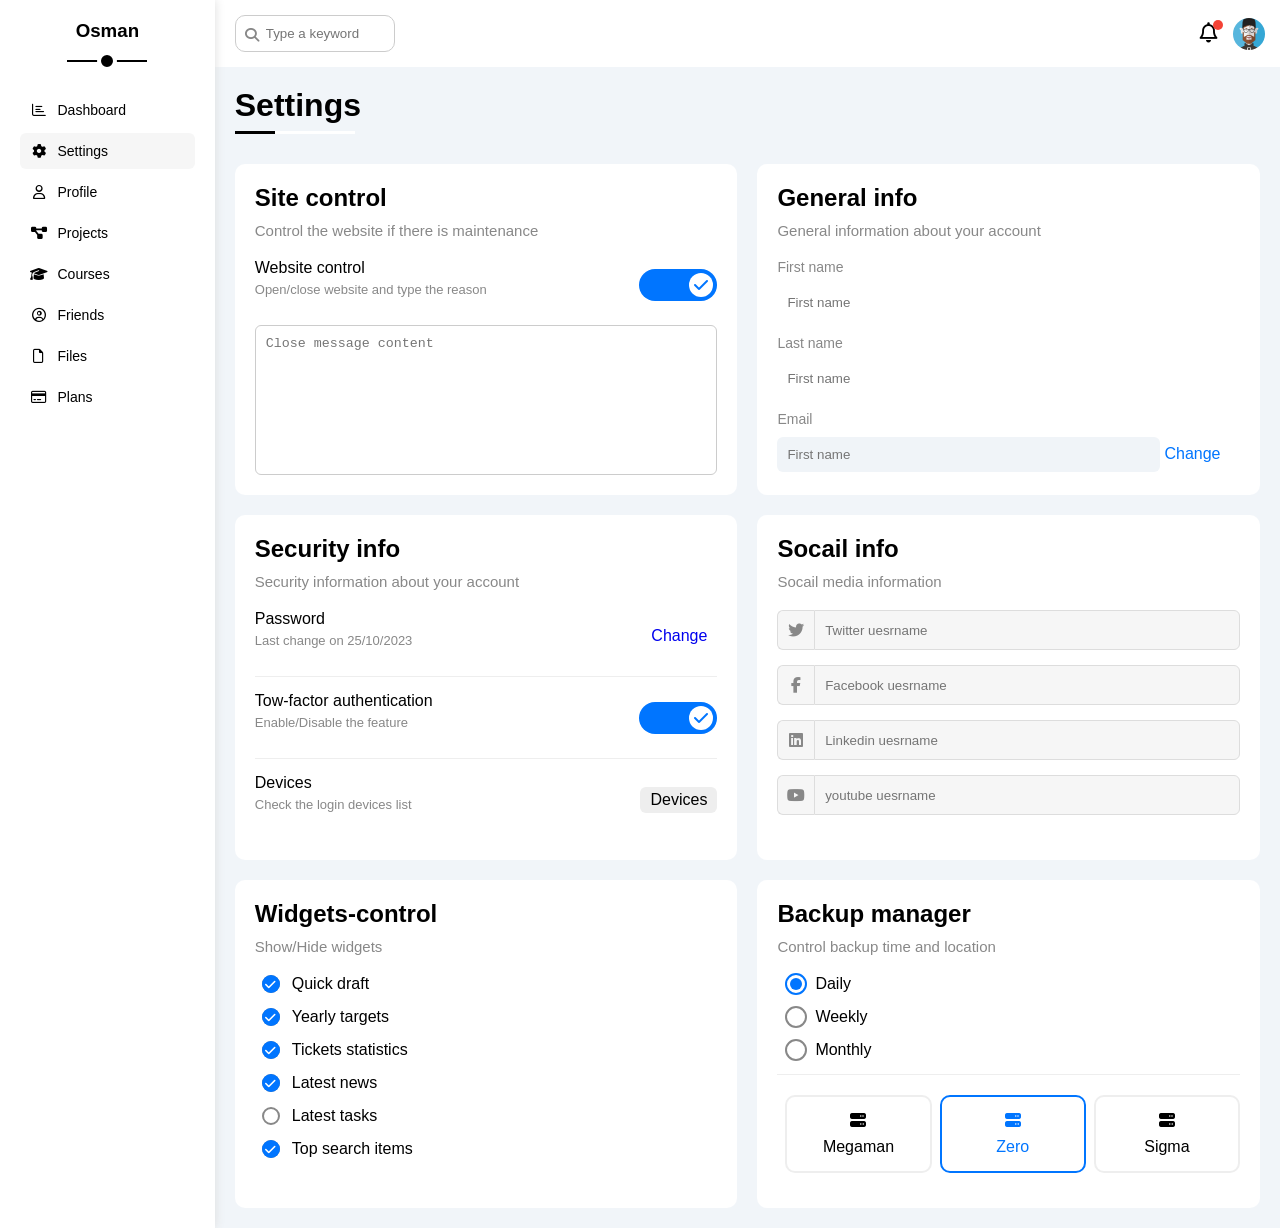
<file: settings.html>
<!DOCTYPE html>
<html lang="en">
<head>
    <meta charset="UTF-8">
    <meta name="viewport" content="width=device-width, initial-scale=1.0">
    <link rel="stylesheet" href="css/all.min.css">
    <link rel="stylesheet" href="css/framework.css">
    <link rel="stylesheet" href="css/master.css">
    <title>Settings</title>
</head>
<body>
    <div class="page d-flex">
        <div class="sidebar bg-white p-20 p-relative">
            <h3 class="p-relative txt-c mt-0">Osman</h3>
           <ul>
             <li>
                <a class="d-flex align-center fs-14 c-black rad-6 p-10" href="index.html">
                    <i class="fa-regular fa-chart-bar fa-fw"></i>
                    <span>Dashboard</span>
                </a>
             </li>
             <li>
                <a class="active d-flex align-center fs-14 c-black rad-6 p-10" href="settings.html">
                    <i class="fa-solid fa-gear fa-fw"></i>
                    <span>Settings</span>
                </a>
             </li>
             <li>
                <a class="d-flex align-center fs-14 c-black rad-6 p-10" href="profile.html">
                    <i class="fa-regular fa-user fa-fw"></i>
                    <span>Profile</span>
                </a>
             </li>
             <li>
                <a class="d-flex align-center fs-14 c-black rad-6 p-10" href="project.html">
                    <i class="fa-solid fa-diagram-project fa-fw"></i>
                    <span>Projects</span>
                </a>
             </li>
             <li>
                <a class="d-flex align-center fs-14 c-black rad-6 p-10" href="courses.html">
                    <i class="fa-solid fa-graduation-cap fa-fw"></i>
                    <span>Courses</span>
                </a>
             </li>
             <li>
                <a class="d-flex align-center fs-14 c-black rad-6 p-10" href="friends.html">
                    <i class="fa-regular fa-circle-user fa-fw"></i>
                    <span>Friends</span>
                </a>
             </li>
             <li>
                <a class="d-flex align-center fs-14 c-black rad-6 p-10" href="files.html">
                    <i class="fa-regular fa-file fa-fw"></i>
                    <span>Files</span>
                </a>
             </li>
             <li>
                <a class="d-flex align-center fs-14 c-black rad-6 p-10" href="plans.html">
                    <i class="fa-regular fa-credit-card fa-fw"></i>
                    <span>Plans</span>
                </a>
             </li>
            </ul>
        </div>
        <div class="content o-hidden w-full">
          <!-- Start head  -->
           <div class="head bg-white p-15 between-flex">
             <div class="search p-relative">
                <input class="p-10 bord-ccc rad-10" type="search" placeholder="Type a keyword">
             </div>
             <div class="icons d-flex align-center">
                <span class="notification p-relative">
                    <i class="fa-regular fa-bell fa-lg"></i>
                </span>
                <img src="images/avatar-01.png" alt="">
             </div>
           </div>
          <!-- End head  -->
           <h1 class="p-relative">Settings</h1>
           <div class="settings-page m-20 d-grid gap-20">
              <!-- Start settings box -->
               <div class="p-20 bg-white rad-10">
                  <h2 class="mt-0 mb-10">Site control</h2>
                  <p class="mt-0 mb-20 c-grey fs-15">Control the website if there is maintenance</p>
                  <div class="mb-15 between-flex">
                    <div>
                        <span>Website control</span>
                        <p class="c-grey mt-5 mb-0 fs-13">Open/close website and type the reason</p>
                    </div>
                    <div>
                        <label>
                            <input type="checkbox" class="toggle-checkbox" checked>
                            <div class="toggle-switch"></div>
                         </label>
                    </div>
                  </div>
                  <textarea class="close-message b-none p-10 rad-6 d-block w-full" placeholder="Close message content"></textarea>
               </div>
              <!-- End settings box -->
              <!-- Start settings box -->
               <div class="p-20 bg-white rad-10">
                  <h2 class="mt-0 mb-10">General info</h2>
                  <p class="mt-0 mb-20 c-grey fs-15">General information about your account</p>
                  <div class="mb-15">
                    <label class="fs-14 c-grey d-block mb-10" for="first">First name</label>
                    <input 
                    class="b-none bord-ccc p-10 rad-6 d-block w-full" 
                    type="text" 
                    id="first" 
                    placeholder="First name">
                  </div>
                  <div class="mb-15">
                    <label class="fs-14 c-grey d-block mb-10" for="last">Last name</label>
                    <input 
                    class="b-none bord-ccc p-10 rad-6 d-block w-full" 
                    type="text" 
                    id="last" 
                    placeholder="First name">
                  </div>
                  <div>
                    <label class="fs-14 c-grey d-block mb-10" for="email">Email</label>
                    <input 
                    class="email b-none bord-ccc p-10 rad-6 d-block w-full" 
                    type="email" 
                    id="email" 
                    placeholder="First name"
                    disabled>
                    <a class="c-blue" href="#">Change</a>
                  </div>
               </div>
              <!-- End settings box -->
               <!-- Start settings box -->
               <div class="p-20 bg-white rad-10">
                <h2 class="mt-0 mb-10">Security info</h2>
                <p class="mt-0 mb-20 c-grey fs-15">Security information about your account</p>
                <div class="sec-box between-flex mb-15 ">
                    <div>
                        <span>Password</span>
                        <p class="c-grey mt-5 mb-0 fs-13">Last change on 25/10/2023</p>
                    </div>
                    <a class="button btn-shape" href="#">Change</a>
                </div>
                <div class="sec-box between-flex mb-15 ">
                    <div>
                        <span>Tow-factor authentication</span>
                        <p class="c-grey mt-5 mb-0 fs-13">Enable/Disable the feature</p>
                    </div>
                    <label>
                        <input type="checkbox" class="toggle-checkbox" checked>
                        <div class="toggle-switch"></div>
                    </label>
                </div>
                <div class="sec-box between-flex">
                    <div>
                        <span>Devices</span>
                        <p class="c-grey mt-5 mb-0 fs-13">Check the login devices list</p>
                    </div>
                    <a class="bg-eee c-black btn-shape" href="#">Devices</a>
                </div>
                </div>
            <!-- End settings box -->
               <!-- Start settings box -->
               <div class="p-20 bg-white rad-10 socail-boxes">
                <h2 class="mt-0 mb-10">Socail info</h2>
                <p class="mt-0 mb-20 c-grey fs-15">Socail media information</p>
                <div class="d-flex align-center mb-15">
                   <i class="fa-brands fa-twitter center-flex c-grey"></i>
                   <input class="w-full" type="text" placeholder="Twitter uesrname">
                </div>
                <div class="d-flex align-center mb-15">
                   <i class="fa-brands fa-facebook-f center-flex c-grey"></i>
                   <input class="w-full" type="text" placeholder="Facebook uesrname">
                </div>
                <div class="d-flex align-center mb-15">
                   <i class="fa-brands fa-linkedin center-flex c-grey"></i>
                   <input class="w-full" type="text" placeholder="Linkedin uesrname">
                </div>
                <div class="d-flex align-center mb-15">
                   <i class="fa-brands fa-youtube center-flex c-grey"></i>
                   <input class="w-full" type="text" placeholder="youtube uesrname">
                </div>
                </div>
            <!-- End settings box -->
               <!-- Start settings box -->
               <div class="widgets-control p-20 bg-white rad-10">
                <h2 class="mt-0 mb-10">Widgets-control</h2>
                <p class="mt-0 mb-20 c-grey fs-15">Show/Hide widgets</p>
                <div class="control d-flex align-center mb-15">
                    <input type="checkbox" id="one" checked>
                    <label for="one">Quick draft</label>
                </div>
                <div class="control d-flex align-center mb-15">
                    <input type="checkbox" id="two" checked>
                    <label for="tow">Yearly targets</label>
                </div>
                <div class="control d-flex align-center mb-15">
                    <input type="checkbox" id="three" checked>
                    <label for="three">Tickets statistics</label>
                </div>
                <div class="control d-flex align-center mb-15">
                    <input type="checkbox" id="four" checked>
                    <label for="four">Latest news</label>
                </div>
                <div class="control d-flex align-center mb-15">
                    <input type="checkbox" id="five">
                    <label for="five">Latest tasks</label>
                </div>
                <div class="control d-flex align-center mb-15">
                    <input type="checkbox" id="six" checked>
                    <label for="six">Top search items</label>
                </div>
                </div>
            <!-- End settings box -->
              <!-- Start settings box -->
              <div class="backup-control p-20 bg-white rad-10">
                <h2 class="mt-0 mb-10">Backup manager</h2>
                <p class="mt-0 mb-20 c-grey fs-15">Control backup time and location</p>
                <div class="date d-flex align-center mb-15">
                    <input type="radio" name="time" id="daily" checked>
                    <label for="daily">Daily</label>
                </div>
                <div class="date d-flex align-center mb-15">
                    <input type="radio" name="time" id="weekly">
                    <label for="weekly">Weekly</label>
                </div>
                <div class="date d-flex align-center mb-15">
                    <input type="radio" name="time" id="monthly">
                    <label for="monthly">Monthly</label>
                </div>
                <div class="servers d-flex align-center txt-c">
                    <input type="radio" name="servers" id="server-one">
                    <div class="server mb-15 rad-10 w-full">
                        <label class="d-block m-15" for="server-one">
                            <i class="fa-solid fa-server d-block mb-10"></i>
                            Megaman
                        </label>
                    </div>
                    <input type="radio" name="servers" id="server-two" checked>
                    <div class="server mb-15 rad-10 w-full">
                        <label class="d-block m-15" for="server-two">
                            <i class="fa-solid fa-server d-block mb-10"></i>
                            Zero
                        </label>
                    </div>
                    <input type="radio" name="servers" id="server-three">
                    <div class="server mb-15 rad-10 w-full">
                        <label class="d-block m-15" for="server-three">
                            <i class="fa-solid fa-server d-block mb-10"></i>
                            Sigma
                        </label>
                    </div>
                </div>
              </div>
            <!-- End settings box -->
           </div>
        </div>
    </div>
</body>
</html>
</file>
<file: css/framework.css>
/* Start box  */
.d-flex {
    display: flex;
}

.d-grid {
    display: grid;
}

.d-block {
    display: block;
}

.f-wrap {
    flex-wrap: wrap;
}

.space-bet {
    justify-content: space-between;
}

.no-resize {
    resize: none;
}

.h-200 {
    height: 200px;
}

.gap-20 {
    gap: 20px;
}

.align-center {
    align-items: center;
}

.w-full {
    width: 100%;
}

.o-hidden {
    overflow: hidden;
}

.w-fit {
    width: fit-content;
}

.h-full {
    height: 100%;
}

.w-100 {
    width: 100px;
}

.h-100 {
    height: 100px;
}

.p-absolute {
    position: absolute;
}
/* End box  */
/* Start padding + margin  */
/* Start padding + margin  */
.p-10 {
    padding: 10px;
}

.p-15 {
    padding: 15px;
}

.p-20 {
    padding: 20px;
}

.pt-10 {
    padding-top: 10px;
}

.pt-15 {
    padding-top: 15px;
}

.pt-20 {
    padding-top: 20px;
}

.pb-10 {
    padding-bottom: 10px;
}

.pb-15 {
    padding-bottom: 15px;
}

.pb-20 {
    padding-bottom: 20px;
}

.pl-15 {
    padding-left: 15px;
}

.m-0 {
    margin: 0;
}

.m-15 {
    margin: 15px;
}

.m-20 {
    margin: 20px;
}

.mt-0 {
    margin-top: 0;
}

.mt-5 {
    margin-top: 5px;
}

.mt-10 {
    margin-top: 10px;
}

.mt-15 {
    margin-top: 15px;
}

.mt-20 {
    margin-top: 20px;
}

.mt-25 {
    margin-top: 25px;
}

.mr-10 {
    margin-right: 10px;
}

.mr-10 {
    margin-right: 10px;
}

.mr-15 {
    margin-right: 15px;
}

.mr-20 {
    margin-right: 20px;
}

.mb-5 {
    margin-bottom: 5px;
}

.mb-10 {
    margin-bottom: 10px;
}

.mb-15 {
    margin-bottom: 15px;
}

.mb-20 {
    margin-bottom: 20px;
}

.mb-25 {
    margin-bottom: 25px;
}

.ml-20 {
    margin-left: 20px;
}

.ml-15 {
    margin-left: 15px;
}
/* End padding + margin  */
/* Start color  */
.bg-white {
    background-color: white;
}

.bg-eee {
    background-color: #eee;
}

.bg-blue {
    background-color: #0075ff;
}

.bg-orange {
    background-color: #f59e0b;
}

.bg-green {
    background-color: #22c55e;
}

.bg-red {
    background-color: #f44336;
}

.c-white {
    color: white;
}

.c-black {
    color: black;
}

.c-blue {
    color: #0075ff;
}

.c-orange {
    color: #f59e0b;
}

.c-green {
    color: #22c55e;
}

.c-red {
    color: #f44336;
}

.c-grey {
    color: #888;
}
/* End color  */
/* Start position  */
.p-relative {
    position: relative;
}
/* End position  */
/* Start font  */
.txt-c {
    text-align: center;
}

.fs-13 {
    font-size: 13px;
}

.fs-14 {
    font-size: 14px;
}

.fs-15 {
    font-size: 15px;
}

.fs-25 {
    font-size: 25px;
}

.fw-bold {
    font-weight: bold;
}
/* End font  */
/* Start border  */
.rad-6 {
    border-radius: 6px;
}

.rad-10 {
    border-radius: 10px;
}

.rad-half {
    border-radius: 50%;
}

.bord-ccc {
    border: 1px solid #ccc;
}

.bord-eee {
    border: 1px solid #eee;
}

.bord-b-eee {
    border-bottom: 1px solid #eee;
}

.b-none {
    border: none;
}
/* End border  */
/* Start media  */
@media (max-width: 767px) {
    .hide-mobile {
        display: none;
    }
    .txt-c-mobile {
        text-align: center;
    }
    .block-mobile {
        display: block;
    }
}
/* End media  */
/* Start components  */
.between-flex {
    display: flex;
    align-items: center;
    justify-content: space-between;
}

.btn-shape {
    padding: 4px 10px;
    border-radius: 6px;
}

.center-flex {
    display: flex;
    align-items: center;
    justify-content: center;
}
/* End components  */
</file>
<file: css/master.css>
/* Start global rules  */
* {
    box-sizing: border-box;
}

:root {
    --blue-color: #0075ff;
    --blue-alt-color: #0d69d5;
    --orange-color: #f59e0b;
    --green-color: #22c55e;
    --red-color: #f44336;
    --grey-color: #888;
}

body {
    margin: 0;
    font-family: "Arail", "Ropoto" ,sans-serif;
}

a {
    text-decoration: none;
}

ul {
    list-style: none;
    padding: 0;
}

*:focus {
    outline: none;
}

::-webkit-scrollbar {
    width: 15px;
}

::-webkit-scrollbar-track {
    background-color: white;
}

::-webkit-scrollbar-thumb {
    background-color: var(--blue-color);
}

::-webkit-scrollbar-thumb:hover  {
    background-color: var(--blue-alt-color);
}

.page {
    min-height: 100vh;
    background-color: #f1f5f9;
}
/* End global rules  */
/* Start sidebar  */
.sidebar {
    width: 250px;
    box-shadow: 0 0 10px #ddd;
}

.sidebar > h3 {
    margin-bottom: 50px;
}

.sidebar > h3::before,
.sidebar > h3::after {
    content: '';
    background-color: black;
    position: absolute;
    transform: translateX(-50%);
    left: 50%;
}

.sidebar > h3::before {
    width: 80px;
    height: 2px;
    bottom: -20px;
    left: 50%;
}

.sidebar > h3::after {
    bottom: -29px;
    width: 12px;
    height: 12px;
    border-radius: 50%;
    border: 4px solid white;
}

.sidebar ul li a {
    transition: 0.3s;
    margin-bottom: 5px;
}

.sidebar ul li a:hover,
.sidebar ul li a.active {
    background-color: #f6f6f6;
}

.sidebar ul li a span {
    font-size: 14px;
    margin-left: 10px;
}

@media (max-width: 767px) {
    .sidebar {
        width: 58px;
        padding: 10px;
    }
    
    .sidebar > h3 {
        font-size: 13px;
        margin-bottom: 15px;
    }

    .sidebar > h3::before,
    .sidebar > h3::after {
        display: none;
    }

    .sidebar ul li a span {
        display: none;
    }
        
}
/* End sidebar  */
/* Start content  */
.head .search::before {
    font-family: "Font Awesome 6 Free";
    content: "\f002";
    font-weight: 900;
    position: absolute;
    left: 15px;
    top: 50%;
    transform: translateY(-50%);
    font-size: 14px;
    color: var(--grey-color);
}

.head .search input {
    margin-left: 5px;
    padding-left: 30px;
    width: 160px;
    transition: width 0.3s;
}

.head .search input:focus {
    outline-color: #aaa;
    width: 200px;
}

.head .search input:focus::placeholder {
    opacity: 0;
}

.head .icons .notification::before {
    content: '';
    position: absolute;
    width: 10px;
    height: 10px;
    background-color: var(--red-color);
    border-radius: 50%;
    right: -5px;
    top: -5px;
}

.head .icons img {
    width: 32px;
    height: 32px;
    margin-left: 15px;
    border-radius: 50%;
}

.page h1 {
    margin: 20px 20px 40px;
}

.page h1:hover::after {
    width: 120px;
}

.page h1::before,
.page h1::after {
    content: '';
    height: 3px;
    position: absolute;
    bottom: -10px;
    left: 0;
    transition: 0.5s;
}

.page h1::before {
    background-color: white;
    width: 120px;
}

.page h1::after {
    background-color: black;
    width: 40px;
}

.wrapper {
    grid-template-columns: repeat(auto-fill, minmax(450px, 1fr));
    margin-bottom: 20px;
}

@media (max-width: 767px) {
    .wrapper {
    grid-template-columns: minmax(200px, 1fr);
    margin-left: 10px;
    margin-right: 10px;
    gap: 10px;
    }
}
/* End content  */
/* Start welcome widget  */
.wrapper .intro img {
    width: 200px;
    margin-bottom: -10px;
}

.welcome .avatar {
    width: 64px;
    height: 64px;
    border: 2px solid white;
    border-radius: 50%;
    padding: 2px;
    box-shadow: 0 0 5px #ddd;
    margin-left: 20px;
    margin-top: -32px;
}
.welcome .body {
    border-top: 1px solid #eee;
    border-bottom: 1px solid #eee;
}

.welcome .body > div {
    flex: 1;
}

.welcome .visit {
    margin: 0 15px 15px auto;
    transition: 0.3s;
}

.welcome .visit:hover {
    background-color: var(--blue-alt-color);
}

@media (max-width: 767px) {
    .welcome .intro {
        padding-bottom: 30px;
    }

    .welcome .avatar {
        margin-left: 0;
    }

    .welcome .body > div:not(:last-child) {
        margin-bottom: 20px;
    }
}
/* End welcome widget  */

/* Start quick draft  */
.quick-draft textarea {
    resize: none;
    min-height: 180px;
} 

.quick-draft .save {
    margin-left: auto;
    transition: 0.3s;
    cursor: pointer;
} 

.quick-draft .save:hover {
    background-color: var(--blue-alt-color);
}
/* End quick draft  */
/* Start targets  */
.targets .target-row .icon {
    width: 80px;
    height: 80px;
    margin-right: 15px;
}

.targets .details {
    flex: 1;
}

.targets .details .progress {
    height: 4px;
}

.targets .details .progress > span {
    position: absolute;
    left: 0;
    top: 0;
    height: 100%;
}

.targets .details .progress > span span {
    position: absolute;
    bottom: 16px;
    right: -16px;
    color: white;
    padding: 2px 5px;
    border-radius: 6px;
    font-size: 12px;
}

.targets .details .progress > span span::after {
    content: '';
    border-color: transparent;
    border-width: 5px;
    border-style: solid;
    position: absolute;
    bottom: -10px;
    left: 50%;
    transform: translateX(-50%);
}

.targets .details .progress > .blue span::after {
    border-top-color: var(--blue-color);
}

.targets .details .progress > .orange span::after {
    border-top-color: var(--orange-color);
}

.targets .details .progress > .green span::after {
    border-top-color: var(--green-color);
}

.blue .icon,
.blue .progress {
    background-color: rgb(0 117 255 / 20%);
}

.orange .icon,
.orange .progress {
    background-color: rgb(245 158 11 / 20%);
}

.green .icon,
.green .progress {
    background-color: rgb(34 197 94 / 20%);
}
/* End targets  */
/* Start tickets */
.tickets .box {
    width: calc(50% - 10px);
}
@media (max-width: 767px) {
    .tickets .box {
        width: 100%;
    }
}
/* End tickets */
/* Start latest news */
.latest-news .news-row:not(:last-of-type) {
    margin-bottom: 20px;
    padding-bottom: 20px;
    border-bottom: 1px solid #eee;
}

.latest-news .news-row img {
    width: 100px;
    border-radius: 6px;
    margin-right: 15px;
}

.latest-news .info {
    flex-grow: 1;
}

.latest-news .info h3 {
    margin: 0 0 6px;
    font-size: 16px;
}

@media (max-width: 767px) {
    .latest-news .news-row {
        display: block;
    }
    .latest-news .news-row .label {
        margin: 10px auto;
        width: fit-content;
    }
}
/* End latest news */
/* Start tasks */
.tasks .task-row:not(:last-of-type) {
    margin-bottom: 15px;
    padding-bottom: 15px;
    border-bottom: 1px solid #eee;
}

.tasks .info {
    flex-grow: 1;
}

.tasks .done {
    opacity: 0.3;
}

.tasks .done p,
.tasks .done h3 {
    text-decoration: line-through;
}

.tasks .delete {
    cursor: pointer;
    transition: 0.3s;
}

.tasks .delete:hover {
    color: var(--red-color);
}
/* End tasks */
/* Start latest upload */
.latest-uploads ul li:not(:last-child) {
    border-bottom: 1px solid #eee;
}

.latest-uploads ul li img {
    width: 40px;
    height: 40px;
}
/* End latest upload */
/* Start last project progress widget */
.last-project ul::before {
    content: '';
    position: absolute;
    left: 11px;
    width: 2px;
    height: 100%;
    background-color: var(--blue-color);
}

.last-project ul li::before {
    content: '';
    width: 20px;
    height: 20px;
    display: block;
    border-radius: 50%;
    background-color: white;
    border: 2px solid white;
    outline: 2px solid var(--blue-color);
    margin-right: 15px;
    z-index: 1;
}

.last-project ul li.done::before {
    background-color: var(--blue-color);
}

.last-project ul li.current::before {
    animation: change-color 0.8s infinite alternate;
}

.last-project .launch-icon {
    position: absolute;
    width: 160px;
    right: 0;
    bottom: 0;
    opacity: 0.1;
}
/* End last project progress widget */
/* Start reminders */
.reminders ul li .key {
    width: 15px;
    height: 15px;
}

.reminders ul li > .blue {
    border-left: 2px solid var(--blue-color);
}

.reminders ul li > .green {
    border-left: 2px solid var(--green-color);
}

.reminders ul li > .orange {
    border-left: 2px solid var(--orange-color);
}

.reminders ul li > .red {
    border-left: 2px solid var(--red-color)
}
/* End reminders */
/* Start latest post */
.latest-post .avatar {
    width: 48px;
    height: 48px;
    border-radius: 50%;
}

.latest-post .post-content {
    text-transform: capitalize;
    line-height: 1.8;
    border-top: 1px solid #eee;
    border-bottom: 1px solid #eee;
    min-height: 140px;
}
/* End latest post */
/* Start socail media */
.socail-media .box {
    padding-left: 70px;
}

.socail-media .box i {
    position: absolute;
    left: 0;
    top: 0;
    width: 52px;
    transition: 0.3s;
}

.socail-media .box i:hover {
    transform: rotate(5deg);
}

.socail-media .twitter {
    background-color: #1da1f233;
    color: #1da1f2;
}

.socail-media .twitter i,
.socail-media .twitter a {
    background-color: #1da1f2;
}

.socail-media .facebook {
    background-color: #1877f233;
    color: #1877f2;
}

.socail-media .facebook i,
.socail-media .facebook a {
    background-color: #1877f2;
}

.socail-media .youtube {
    background-color: #ff000033;
    color: #ff0000;
}

.socail-media .youtube i,
.socail-media .youtube a {
    background-color: #ff0000;
}

.socail-media .linkedin {
    background-color: #0077b533;
    color: #0077b5;
}

.socail-media .linkedin i,
.socail-media .linkedin a {
    background-color: #0077b5;
}
/* End socail media */
/* Start projects */
.projects .responsive-table {
    overflow-x: auto;
}

.projects table {
    min-width: 1000px;
    border-spacing: 0;
}

.projects thead td {
    background-color: #eee;
    font-weight: bold;
}

.projects table td {
    padding: 15px;
}

.projects tbody td {
    border-bottom: 1px solid #eee;
    border-left: 1px solid #eee;
    transition: 0.3s;
}

.projects tbody tr:hover td {
    background-color: #faf7f7;
}

.projects table tbody tr td:last-child {
    border-right: 1px solid #eee;
}

.projects table img {
    width: 32px;
    height: 32px;
    border-radius: 50%;
    padding: 2px;
    background-color: white;
}

.projects table img:not(:first-child) {
    margin-left: -20px;
}
/* End projects */
/* Start settings */
.settings-page {
    grid-template-columns: repeat(auto-fill, minmax(500px, 1fr));
}

@media (max-width: 767px) {
    .settings-page {
        grid-template-columns: minmax(100px, 1fr);
        margin-left: 10px;
        margin-right: 10px;
        gap: 10px;
    }
}

.settings-page .close-message {
    border: 1px solid #ccc;
    resize: none;
    min-height: 150px;
    margin-top: 15px;
}

.settings-page .email {
    display: inline-flex;
    width: calc(100% - 80px);
}

.settings-page .sec-box {
    padding-bottom: 15px;
}

.settings-page .sec-box:not(:last-of-type) {
    border-bottom: 1px solid #eee;
}

.settings-page .sec-box .button {
    transition: 0.3s;
}

.settings-page .sec-box .button:hover {
    background-color: var(--blue-alt-color);
}

.settings-page .socail-boxes i {
    width: 40px;
    height: 40px;
    background-color: #f6f6f6;
    border: 1px solid #ddd;
    border-right: none;
    border-radius: 6px 0 0 6px;
    transition: 0.3s;
}

.settings-page .socail-boxes input {
    height: 40px;
    background-color: #f6f6f6;
    border: 1px solid #ddd;
    padding-left: 10px;
    border-radius: 0 6px 6px 0;
}

.settings-page .socail-boxes input > div:focus-within i {
    color: black;
}

.widgets-control .control input[type="checkbox"] {
    -webkit-appearance: none;
    appearance: none;
}

.widgets-control .control label {
    padding-left: 30px;
    cursor: pointer;
    position: relative;
}

.widgets-control .control label::before {
    content: "";
    position: absolute;
    left: 0;
    top: 50%;
    width: 14px;
    height: 14px;
    border: 2px solid var(--grey-color);
    margin-top: -9px;
    border-radius: 50%;
}

.widgets-control .control label:hover::before {
    border-color: var(--blue-alt-color);
}

.widgets-control .control label::after {
    font-family: "Font Awesome 6 Free";
    content: "\f00c";
    font-weight: 900;
    position: absolute;
    left: 0;
    top: 50%;
    margin-top: -9px;
    background-color: var(--blue-color);
    color: white;
    font-size: 12px;
    width: 18px;
    height: 18px;
    display: flex;
    justify-content: center;
    align-items: center;
    transform: scale(0) rotate(360deg);
    transition: 0.3s;
    border-radius: 50%;
}

.widgets-control .control input[type="checkbox"]:checked + label::after {
    transform: scale(1);
}

.backup-control input[type="radio"] {
    -webkit-appearance: none;
    appearance: none;
}

.backup-control .date label {
    padding-left: 30px;
    cursor: pointer;
    position: relative;
}

.backup-control .date label::before {
    content: "";
    position: absolute;
    top: 50%;
    left: 0;
    margin-top: -11px;
    width: 18px;
    height: 18px;
    border: 2px solid var(--grey-color);
    border-radius: 50%;
}

.backup-control .date label::after {
    content: "";
    position: absolute;
    left: 5px;
    top: 3px;
    width: 12px;
    height: 12px;
    background-color: var(--blue-color);
    border-radius: 50%;
    transition: 0.3s;
    transform: scale(0);
}

.backup-control .date input[type="radio"]:checked + label::before {
    border-color: var(--blue-color);
}

.backup-control .date input[type="radio"]:checked + label::after {
    transform: scale(1);
}

.backup-control .servers {
    border-top: 1px solid #eee;
    padding-top: 20px;
}

@media (max-width: 767px) {
    .backup-control .servers {
        flex-wrap: wrap;
    }
}

.backup-control .servers .server {
    border: 2px solid #eee;
    position: relative;
}

.backup-control .servers .server label {
    cursor: pointer;
}

.backup-control .servers input[type="radio"]:checked + .server {
    border-color: var(--blue-color);
    color: var(--blue-color);
}

.toggle-checkbox {
    -webkit-appearance: none;
    appearance: none;
    display: none;
}

.toggle-switch {
    background-color: #ccc;
    width: 78px;
    height: 32px;
    border-radius: 16px;
    position: relative;
    transition: 0.3s;
    cursor: pointer;
}

.toggle-switch::before {
    font-family: "Font Awesome 6 Free";
    content: "\f00d";
    font-weight: 900;
    background-color: white;
    width: 24px;
    height: 24px;
    position: absolute;
    border-radius: 50%;
    top: 4px;
    left: 4px;
    display: flex;
    justify-content: center;
    align-items: center;
    color: #eee;
    transition: 0.3s;
}

.toggle-checkbox:checked + .toggle-switch {
    background-color: var(--blue-color);
}

.toggle-checkbox:checked + .toggle-switch::before {
    content: "\f00c";
    left: 50px;
    color: var(--blue-color);
}

.settings-page :disabled {
    cursor: no-drop;
    background-color: #f0f4f8;
    color: #bbb;
}
/* End settings */
/* Start profile */
@media (max-width: 767px) {
    .profile-page .overview {
        flex-direction: column;
    }
}

.profile-page .avatar-box {
    width: 300px;
}

@media (min-width: 768px) {
    .profile-page .avatar-box {
        border-right: 1px solid #eee;
    }
}

.profile-page .avatar-box > img {
    width: 120px;
    height: 120px;
}

.profile-page .avatar-box .level {
    height: 6px;
    overflow: hidden;
    margin: auto;
    width: 70%;
}

.profile-page .avatar-box .level span {
    position: absolute;
    left: 0;
    top: 0;
    height: 100%;
    background-color: var(--blue-color);
    border-radius: 6px;
}

.profile-page .info-box .box {
    flex-wrap: wrap;
    border-bottom: 1px solid #eee;
    transition: 0.3s;
}

.profile-page .info-box .box:hover {
    background-color: #f9f9f9;
}

.profile-page .info-box .box > div {
    min-width: 250px;
    padding: 10px 0 0;
}

.profile-page .info-box h4 {
    font-weight: normal;
}
/* Start code */
.profile-page .info-box .toggle-switch {
    height: 20px;
}

@media (max-width: 767px) {
    .profile-page .info-box .toggle-switch {
        margin: auto;
    }
}

.profile-page .info-box .toggle-switch::before {
    width: 12px;
    height: 12px;
    font-size: 8px;
}

.profile-page .info-box .toggle-checkbox:checked + .toggle-switch::before {
    left: 62px;
}
/* End code */

@media (max-width: 767px) {
    .profile-page .other-data {
        flex-direction: column;
    }
}

.profile-page .skills-card {
    flex-grow: 1;
}

.profile-page .skills-card ul li {
    padding: 15px 0;
}

.profile-page .skills-card ul li span {
    display: inline-flex;
    padding: 4px 10px;
    background-color: #eee;
    border-radius: 6px;
    font-size: 14px;
}

.profile-page .skills-card ul li span:not(:last-child) {
    margin-right: 5px;
}

.profile-page .skills-card ul li:not(:last-child) {
    border-bottom: 1px solid #eee;
}

.profile-page .activities {
    flex-grow: 2;
}

.profile-page .activities .activity:not(:last-of-type){
    border-bottom: 1px solid #eee;
    padding-bottom: 20px;
    margin-bottom: 20px;
}

.profile-page .activity img {
    width: 64px;
    height: 64px;
    border-radius: 50%;
    margin-right: 10px;
}

@media (min-width: 768px) {
    .profile-page .activity .date {
        margin-left: auto;
        text-align: right;
    }
}

@media (max-width: 767px) {
    .profile-page .activity {
        flex-direction: column;
    }
    .profile-page .activity img {
        margin-right: 0;
        margin-bottom: 15px;
    }
    .profile-page .activity .date {
        margin-top: 15px;
    }
}
/* End profile */
/* Start projects */
.projects-page {
    grid-template-columns: repeat(auto-fill, minmax(500px, 1fr));
}

@media (max-width: 767px) {
    .projects-page {
        grid-template-columns: minmax(200px, 1fr);
        margin-left: 10px;
        margin-right: 10px;
        gap: 10px;
    }
}

.projects-page .date {
    position: absolute;
    right: 10px;
    top: 10px;
}

.projects-page .project h4 {
    font-weight: normal;
}

.projects-page .project .team {
    position: relative;
    min-height: 80px;
}

.projects-page .project .team a {
    position: absolute;
    left: 0;
    bottom: 0;
}

.projects-page .project .team a:nth-child(2) {
    left: 20px;
}

.projects-page .project .team a:nth-child(3) {
    left: 50px;
}

.projects-page .project .team a:nth-child(4) {
    left: 75px;
}

.projects-page .project .team a:nth-child(5) {
    left: 100px;
}

.projects-page .project .team a:hover {
    z-index: 100;
}

.projects-page .project .team img {
    width: 40px;
    height: 40px;
    border-radius: 50%;
    border: 2px solid white;
}

.projects-page .project .do {
    justify-content: flex-end;
    border-top: 1px solid #eee;
    padding-top: 15px;
    margin-top: 15px;
}

.projects-page .project .do span {
    padding: 3px 8px;
    margin-left: 5px;
    width: fit-content;
}

.projects-page .project .info {
    border-top: 1px solid #eee;
    margin-top: 15px;
    padding-top: 15px;
}

.projects-page .project .prog {
    height: 8px;
    width: 260px;
    position: relative;
    border-radius: 6px;
}

.projects-page .project .prog span {
    position: absolute;
    left: 0;
    top: 0;
    height: 100%;
    border-radius: 6px;
}

@media (max-width: 767px) {
    .projects-page .project .do {
        flex-direction: column;
    }
    .projects-page .project .do span:not(:last-child) {
        margin-bottom: 15px;
    }
    .projects-page .project .info {
        flex-direction: column;
    }
    .projects-page .project .prog {
        margin-bottom: 15px;
    }
}
/* End projects */
/* Start courses page */
.courses-page {
    grid-template-columns: repeat(auto-fill, minmax(300px, 1fr));
}

@media (max-width: 767px) {
    .courses-page {
        grid-template-columns: minmax(200px, 1fr);
        margin-left: 10px;
        margin-right: 10px;
        gap: 10px;
    }
}
.courses-page .course {
    overflow: hidden;
}

.courses-page .course .cover {
    max-width: 100%;
}

.courses-page .course .instructor {
    position: absolute;
    width: 64px;
    height: 64px;
    border-radius: 50%;
    top: 20px;
    left: 20px;
    border: 2px solid white;
}

.courses-page .course .description {
    line-height: 1.6;
}

.courses-page .course .info {
    border-top: 1px solid #eee;
    font-size: 13px;
}

.courses-page .course .info .title{
    position: absolute;
    left: 50%;
    top: -13px;
    transform: translateX(-50%);
    font-size: 13px;
    height: 27px;
}
/* End courses page */
/* Start frineds */
.friends-page {
    grid-template-columns: repeat(auto-fill, minmax(300px, 1fr));
}

@media (max-width: 767px) {
    .friends-page {
        grid-template-columns: minmax(200px, 1fr);
        margin-left: 10px;
        margin-right: 10px;
        gap: 10px;
    }
}

.friends-page .contact {
    position: absolute;
    left: 10px;
    top: 10px;
}

.friends-page .contact i {
    background-color: #eee;
    padding: 10px;
    border-radius: 50%;
    color: #666;
    font-size: 13px;
    cursor: pointer;
    transition: 0.3s;
}

.friends-page .contact i:hover {
    background-color: var(--blue-color);
    color: white;
}

.friends-page .friend .icons {
    border-top: 1px solid #eee;
    border-bottom: 1px solid #eee;
    margin-top: 15px;
    margin-bottom: 15px;
    padding-top: 15px;
    padding-bottom: 15px;
}

.friends-page .friend .icons i {
    margin-right: 5px;
}

.friends-page .friend .icons .vip {
    position: absolute;
    right: 0;
    top: 0;
    transform: translateY(-50%);
    font-size: 40px;
    opacity: 0.2;
}
/* End frineds */
/* Start files-page */
.files-page {
    flex-direction: row-reverse;
    align-items: flex-start;
}
.files-page .files-stats {
    min-width: 260px;
    align-items: start;
}

.files-page .files-stats .icon {
    width: 40px;
    height: 40px;
    margin-right: 10px;
}

.files-page .files-stats .size {
    margin-left: auto;
}

.files-page .files-stats .blue {
    background-color: rgb(0 117 255 / 20%);
}

.files-page .files-stats .green {
    background-color: rgb(34 197 94 / 20%);
}

.files-page .files-stats .red {
    background-color: rgb(244 7 54 / 20%);
}

.files-page .files-stats .orange {
    background-color: rgb(245 158 11 / 20%);
}

.files-page .files-stats .upload {
    margin: 15px auto 0;
    padding: 10px 15px;
    transition: 0.3s;
}

.files-page .files-stats .upload:hover {
    background-color: var(--blue-alt-color);
}

.files-page .files-stats .upload:hover i {
    animation: go-up 0.8s infinite;
}

.files-page .files-content {
    flex: 1;
    grid-template-columns: repeat(auto-fill, minmax(200px, 1fr));
}

.files-page .files-content img {
    width: 64px;
    height: 64px;
    transition: 0.3s;
}

.files-page .files-content .file:hover img {
    transform: rotate(5deg);
}

.files-page .files-content .info {
    border-top: 1px solid #eee;
}

@media (max-width: 767px) {
    .files-page {
        flex-direction: column;
        align-items: normal;
    }
}
/* End files-page */
/* Start plans page */
.plans-page {
    grid-template-columns: repeat(auto-fill, minmax(300px, 1fr));
}

@media (max-width: 767px) {
    .plans-page {
        grid-template-columns: minmax(250px, 1fr);
        margin-left: 10px;
        margin-right: 10px;
        gap: 10px;
    }
}
.plans-page .plan .top {
    border: 3px solid white;
    outline: 3px solid transparent;
}

.plans-page .plan.green .top {
    outline-color: var(--green-color);
}

.plans-page .plan.blue .top {
    outline-color: var(--blue-color);
}

.plans-page .plan.orange .top {
    outline-color: var(--orange-color);
}

.plans-page .plan .price {
    position: relative;
    font-size: 40px;
    width: fit-content;
    margin: auto;
}

.plans-page .plan .price span {
    position: absolute;
    left: -20px;
    top: 0;
    font-size: 25px;
}

.plans-page .plan ul li {
    padding: 15px 0;
    display: flex;
    align-items: center;
    font-size: 15px;
    border-bottom: 1px solid #eee;
}

.plans-page .plan ul li .yes {
    color: var(--green-color);
}

.plans-page .plan ul li i:not(.yes, .help) {
    color: var(--red-color);
}

.plans-page .plan ul li i:first-child {
    font-size: 18px;
    margin-right: 5px;
}

.plans-page .plan ul li .help {
    color: var(--grey-color);
    margin-left: auto;
    cursor: pointer;
}
/* End plans page */
/* Start animation */
@keyframes change-color {
    from {
        background-color: var(--blue-color);
    }
    to {
        background-color: white;
    }
}

@keyframes go-up {
    0%, 100% {
        transform: translateY(0);
    }
    50% {
        transform: translateY(-5px);
    }
}
/* End animation */
</file>
